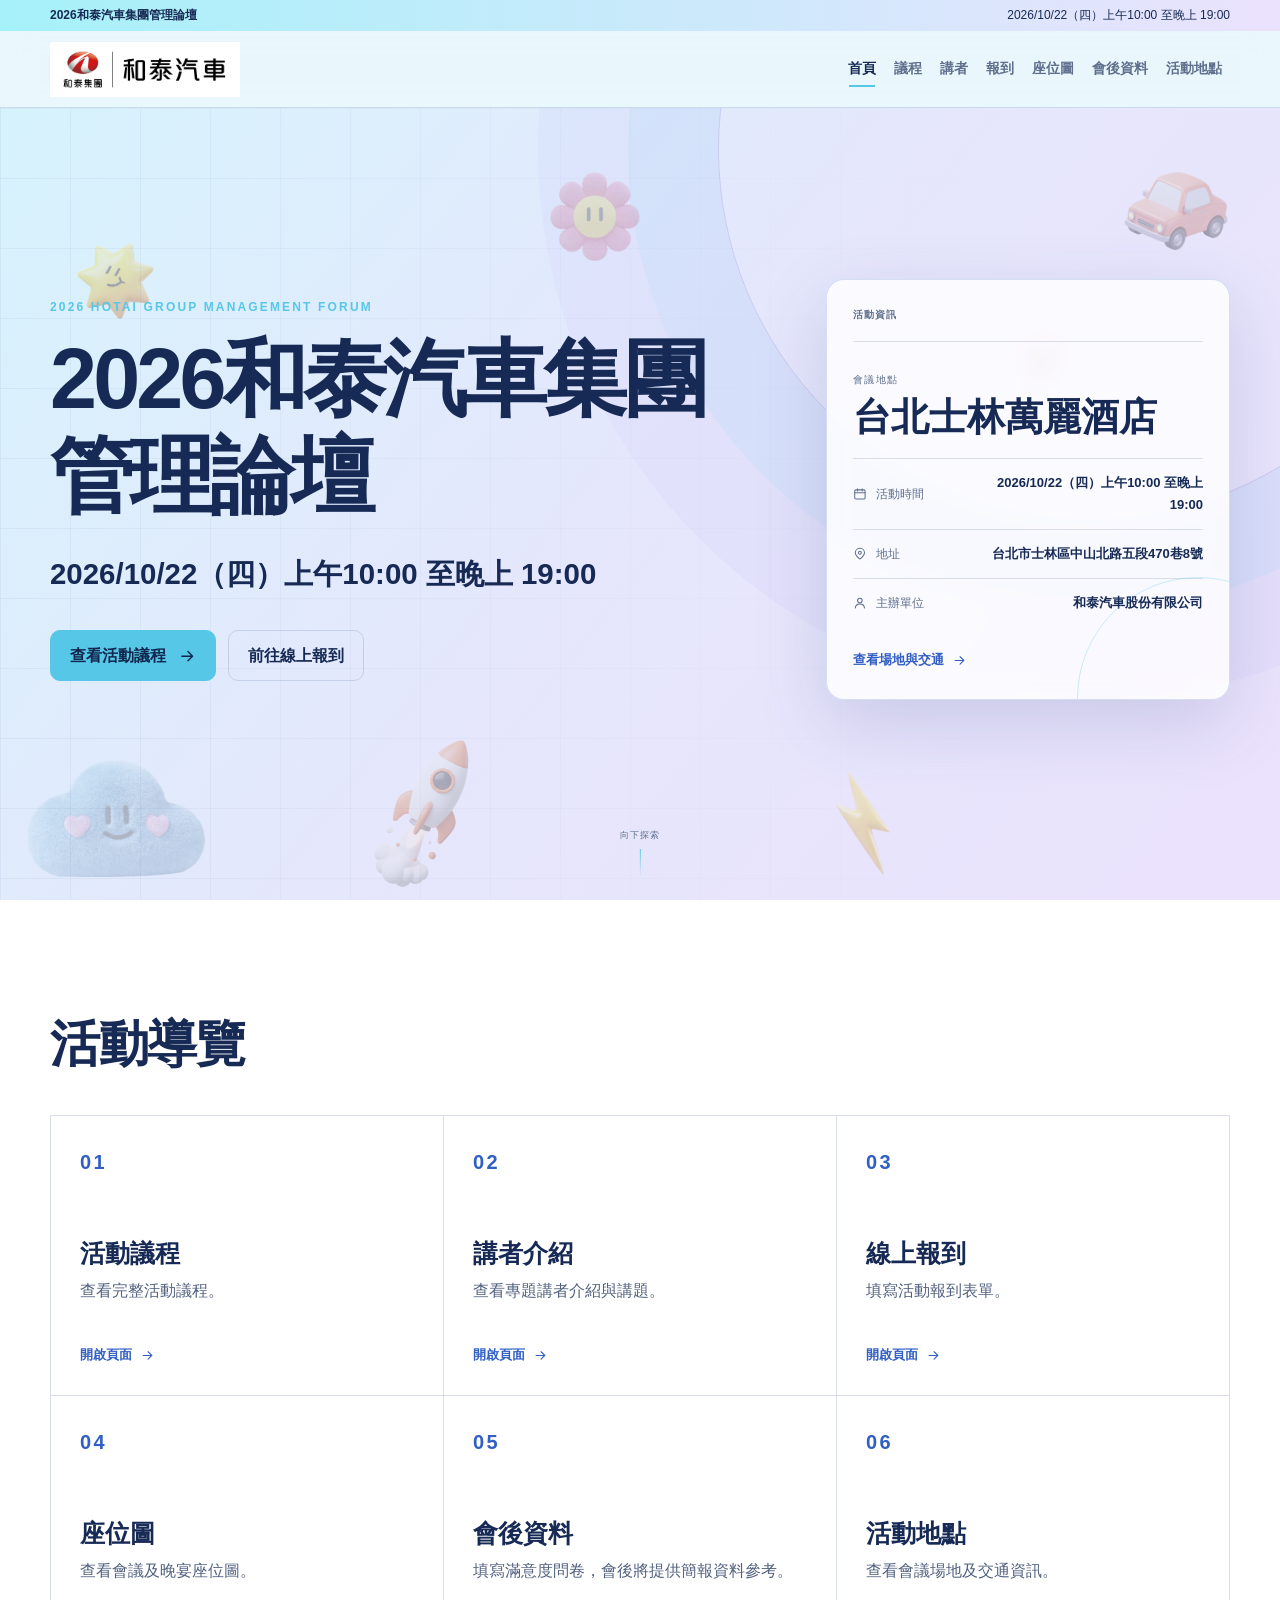
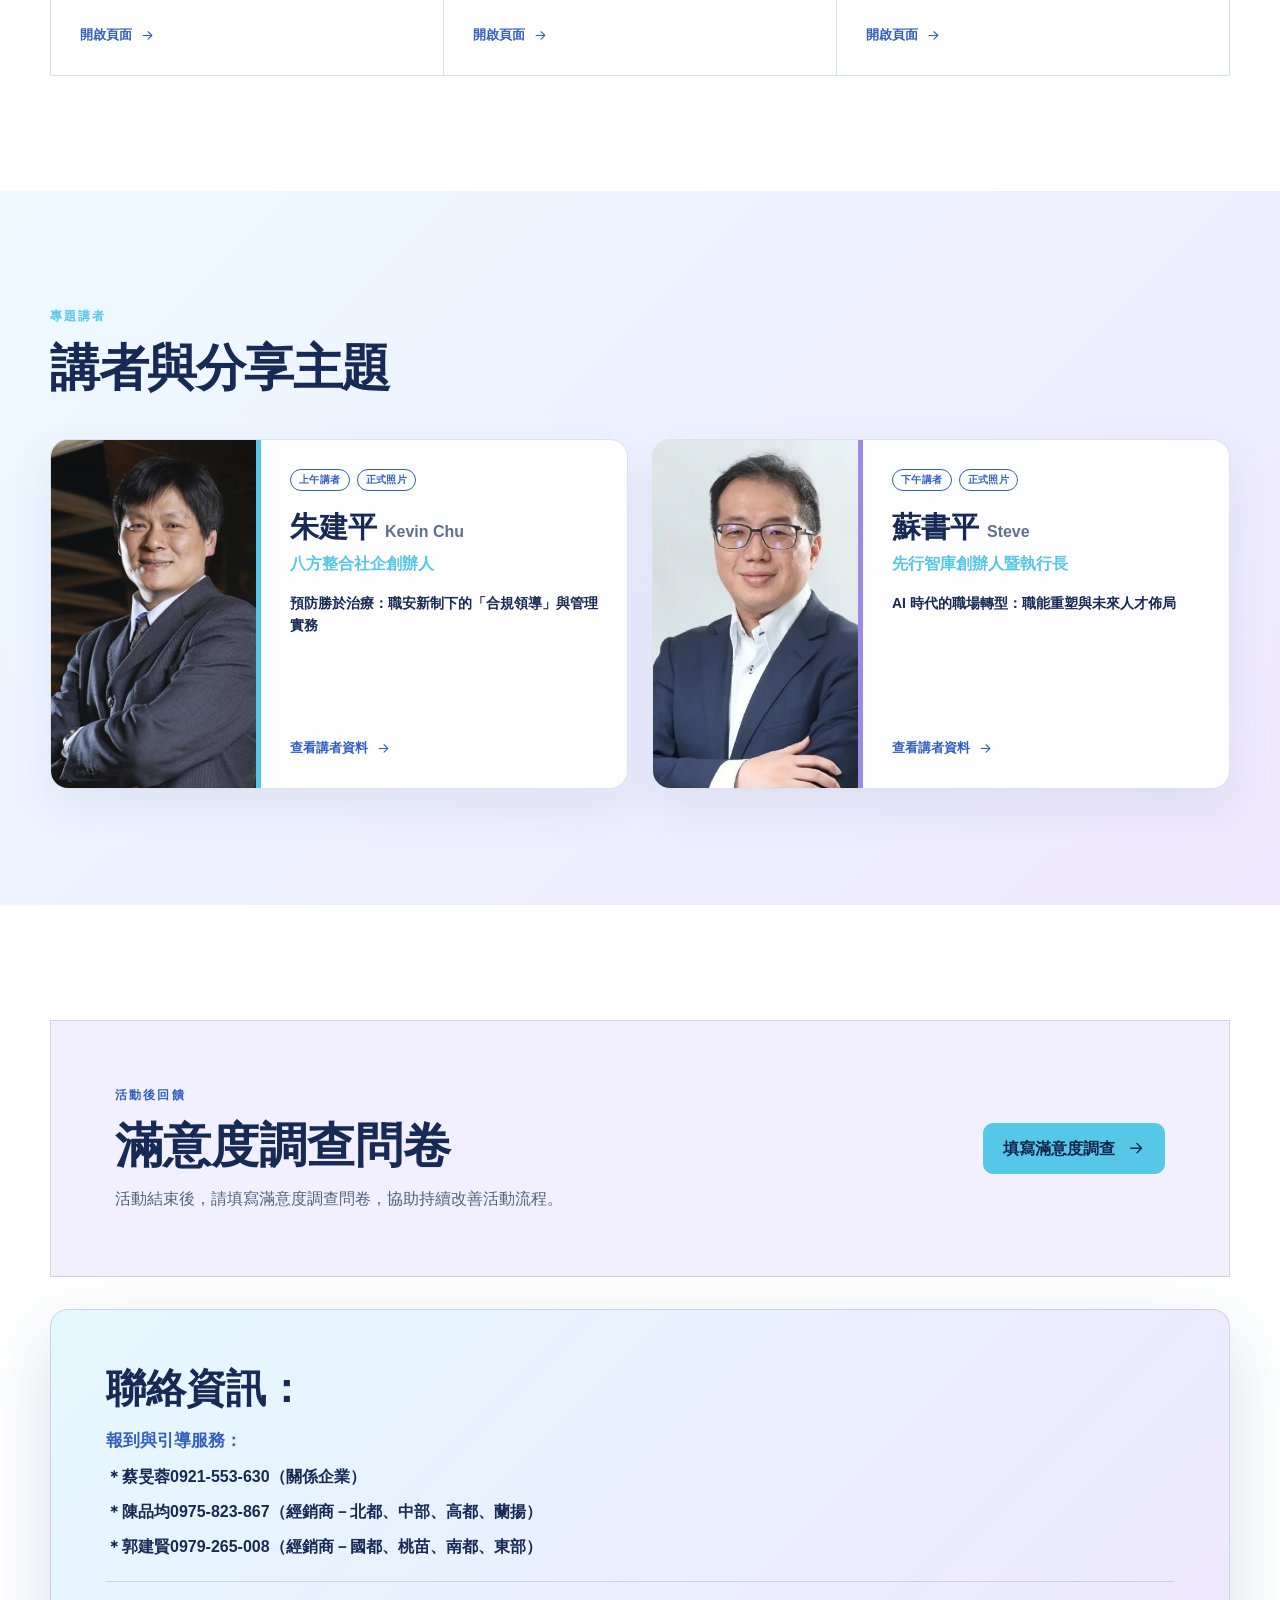
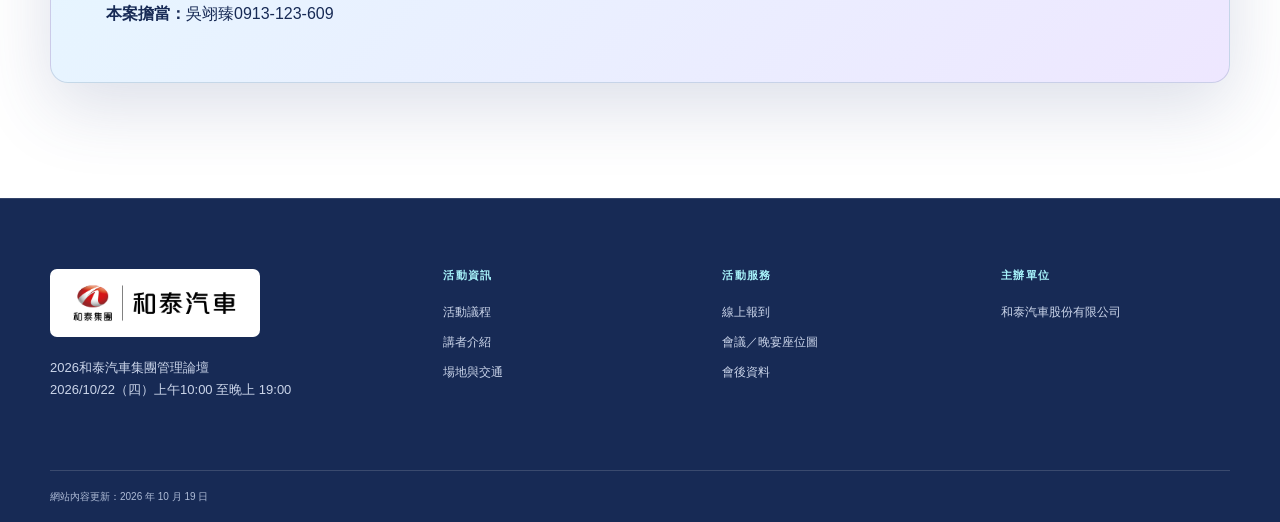
<file: index.html>
<!doctype html>
<html lang="zh-Hant-TW">
<head>
  <meta charset="utf-8">
  <meta name="viewport" content="width=device-width, initial-scale=1">
  <meta name="description" content="2026和泰汽車集團管理論壇活動網站，提供議程、講者、報到、座位、場地與會後資料。">
  <meta name="theme-color" content="#d6f3fc">
  <title>首頁｜2026和泰汽車集團管理論壇</title>
  <link rel="icon" type="image/png" href="./assets/favicon.png?v=2">
  <link rel="stylesheet" href="assets/styles.css">
  <script src="assets/data.js" defer></script>
  <script src="assets/seat-data.js" defer></script>
  <script src="assets/app.js" defer></script>
</head>
<body data-page="home">
  <a class="skip-link" href="#main-content">跳至主要內容</a>
  <div id="site-header"></div>
  <div id="app"><noscript><main class="shell"><h1>需要啟用 JavaScript</h1><p>此網站使用 JavaScript 產生頁面內容與互動功能。</p></main></noscript></div>
  <div id="site-footer"></div>
</body>
</html>
</file>
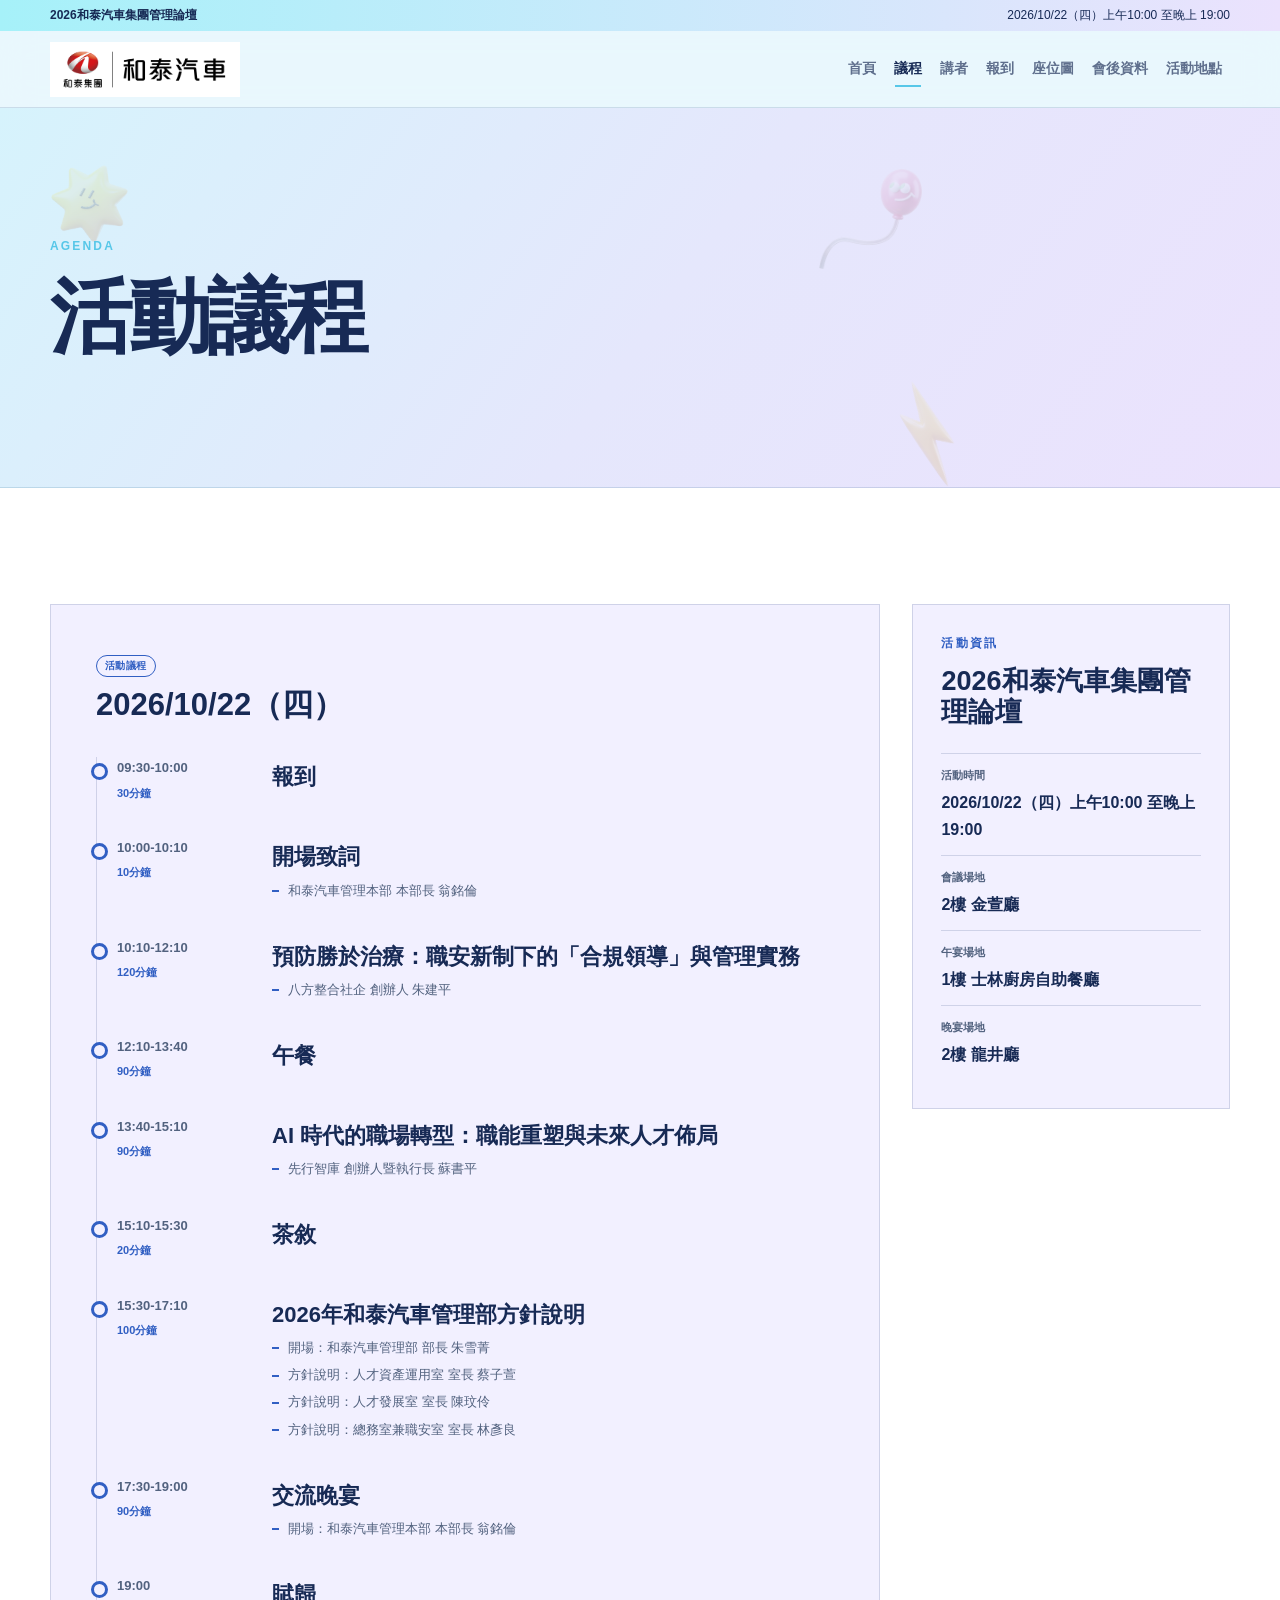
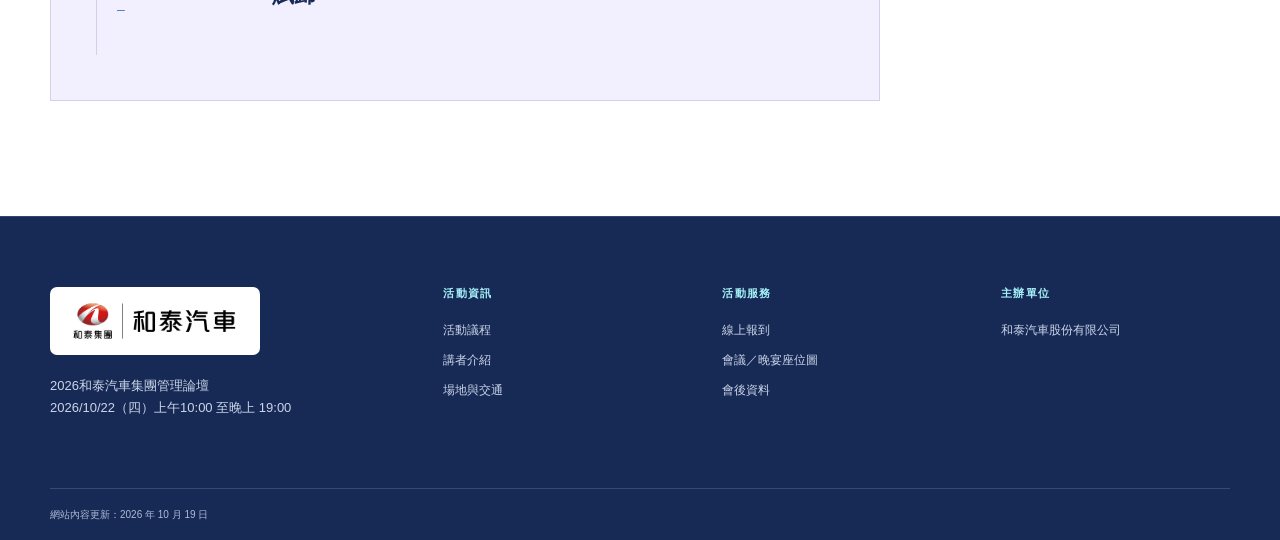
<file: agenda.html>
<!doctype html>
<html lang="zh-Hant-TW">
<head>
  <meta charset="utf-8">
  <meta name="viewport" content="width=device-width, initial-scale=1">
  <meta name="description" content="2026和泰汽車集團管理論壇活動議程。">
  <meta name="theme-color" content="#d6f3fc">
  <title>活動議程｜2026和泰汽車集團管理論壇</title>
  <link rel="icon" href="assets/favicon.png" type="image/png">
  <link rel="stylesheet" href="assets/styles.css">
  <script src="assets/data.js" defer></script>
  <script src="assets/seat-data.js" defer></script><script src="assets/app.js" defer></script>
</head>
<body data-page="agenda"><a class="skip-link" href="#main-content">跳至主要內容</a><div id="site-header"></div><div id="app"><noscript><main class="shell"><h1>需要啟用 JavaScript</h1></main></noscript></div><div id="site-footer"></div></body>
</html>
</file>
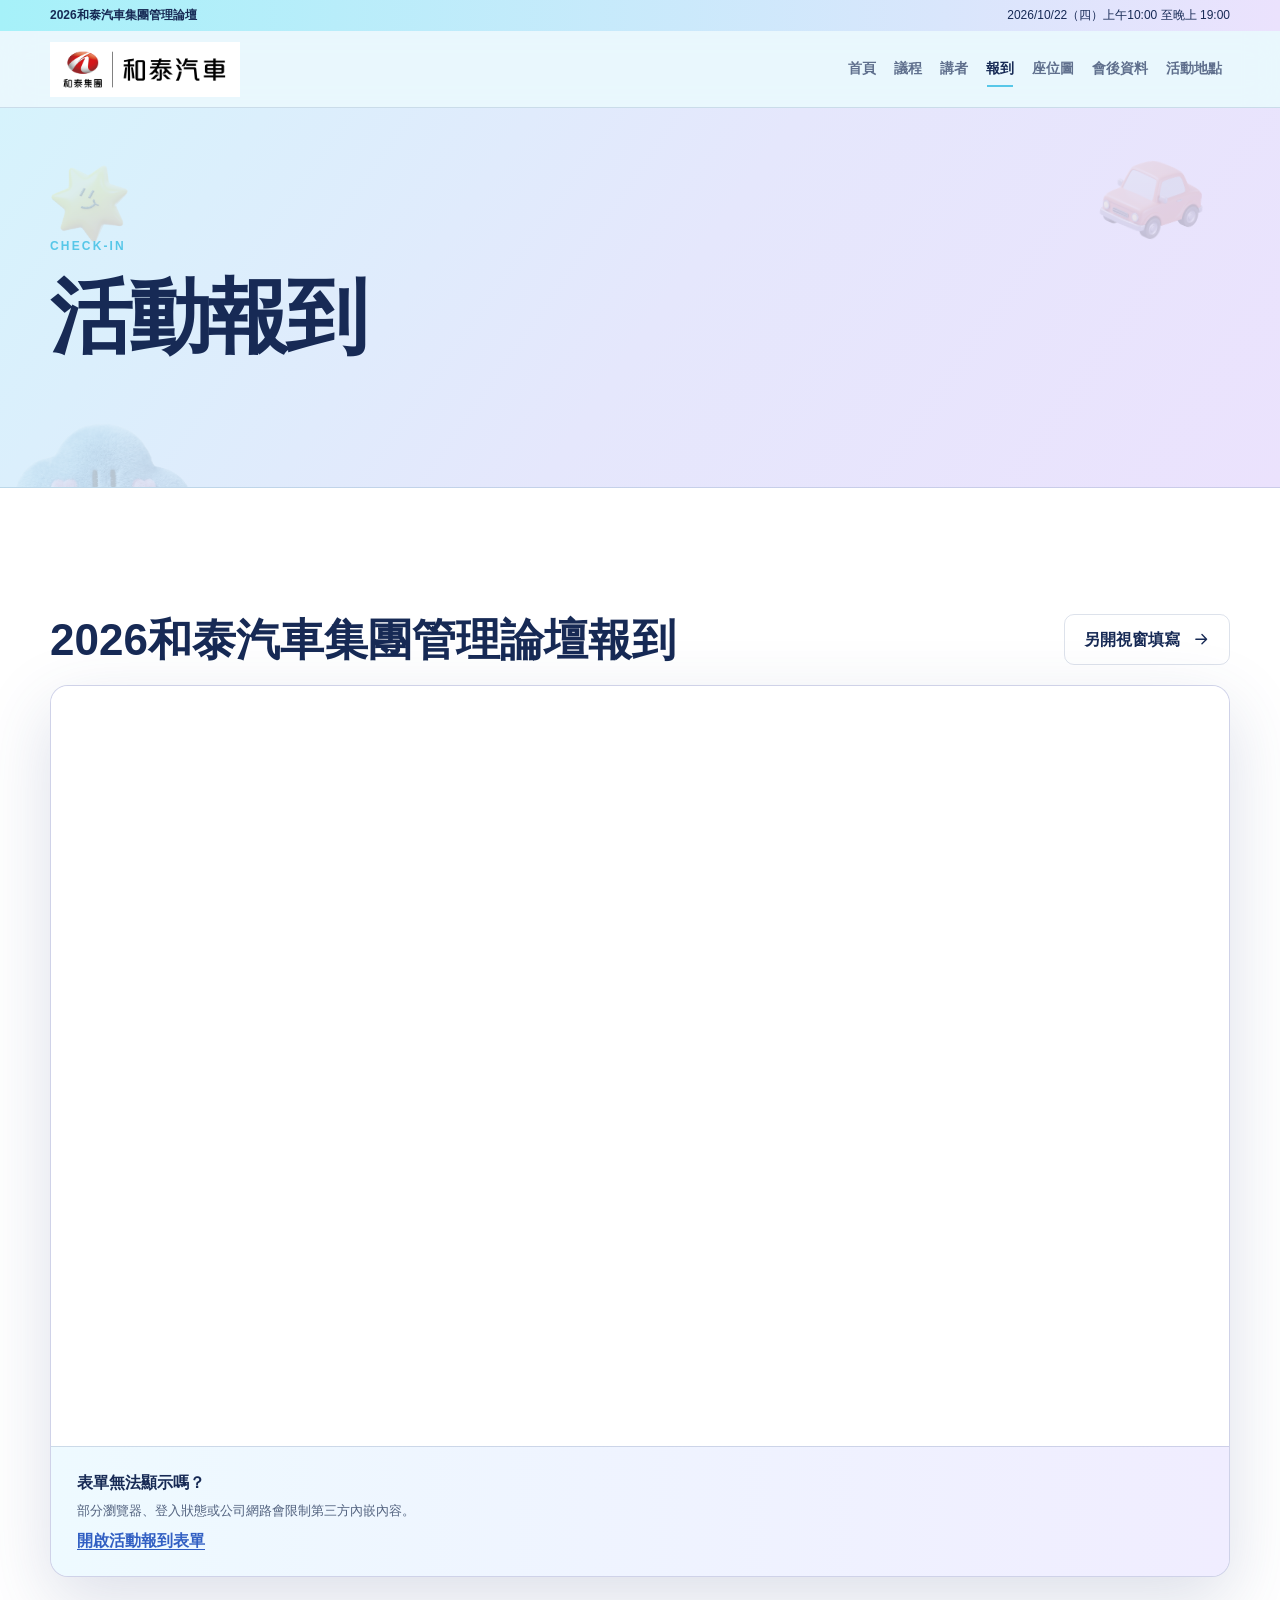
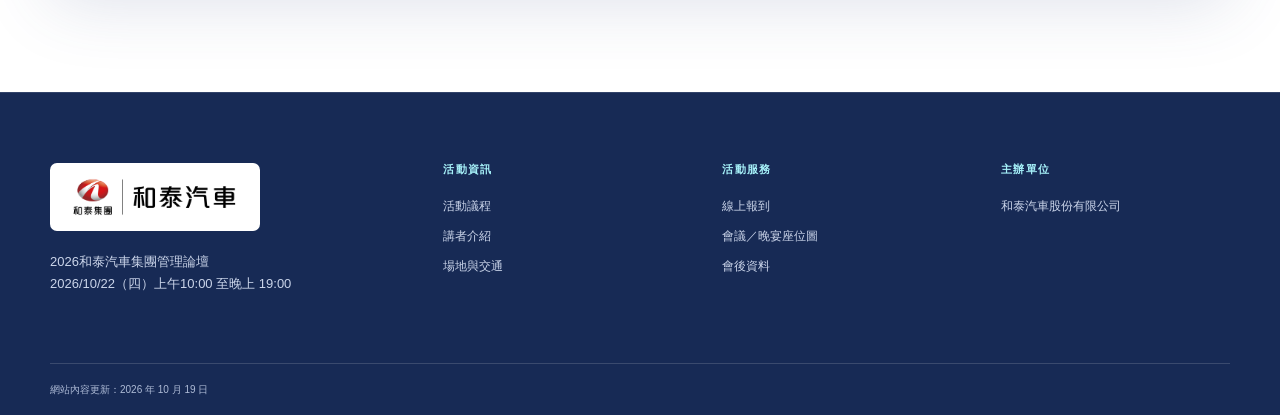
<file: checkin.html>
<!doctype html>
<html lang="zh-Hant-TW">
<head>
  <meta charset="utf-8">
  <meta name="viewport" content="width=device-width, initial-scale=1">
  <meta name="description" content="2026和泰汽車集團管理論壇活動報到頁面。">
  <meta name="theme-color" content="#d6f3fc">
  <title>活動報到｜2026和泰汽車集團管理論壇</title>
  <link rel="icon" href="assets/favicon.png" type="image/png">
  <link rel="stylesheet" href="assets/styles.css">
  <script src="assets/data.js" defer></script>
  <script src="assets/seat-data.js" defer></script><script src="assets/app.js" defer></script>
</head>
<body data-page="checkin"><a class="skip-link" href="#main-content">跳至主要內容</a><div id="site-header"></div><div id="app"><noscript><main class="shell"><h1>需要啟用 JavaScript</h1></main></noscript></div><div id="site-footer"></div></body>
</html>
</file>
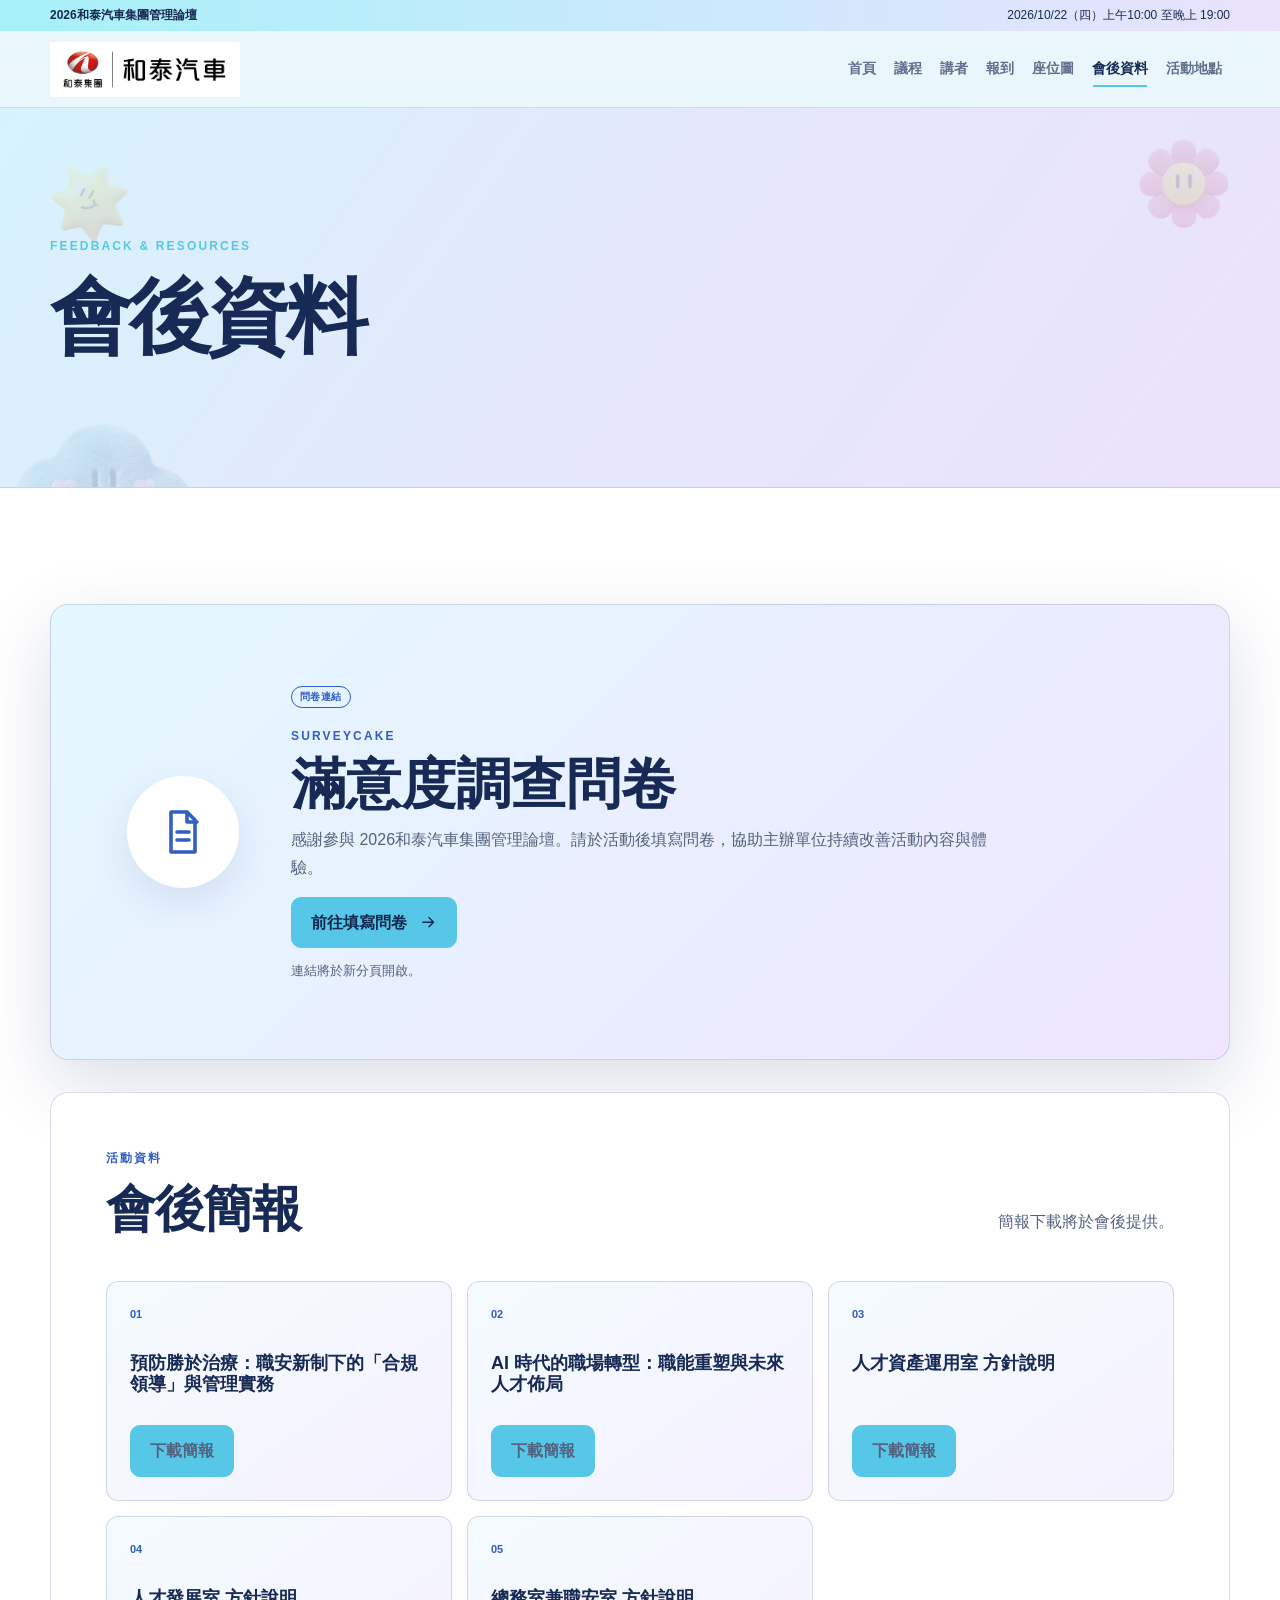
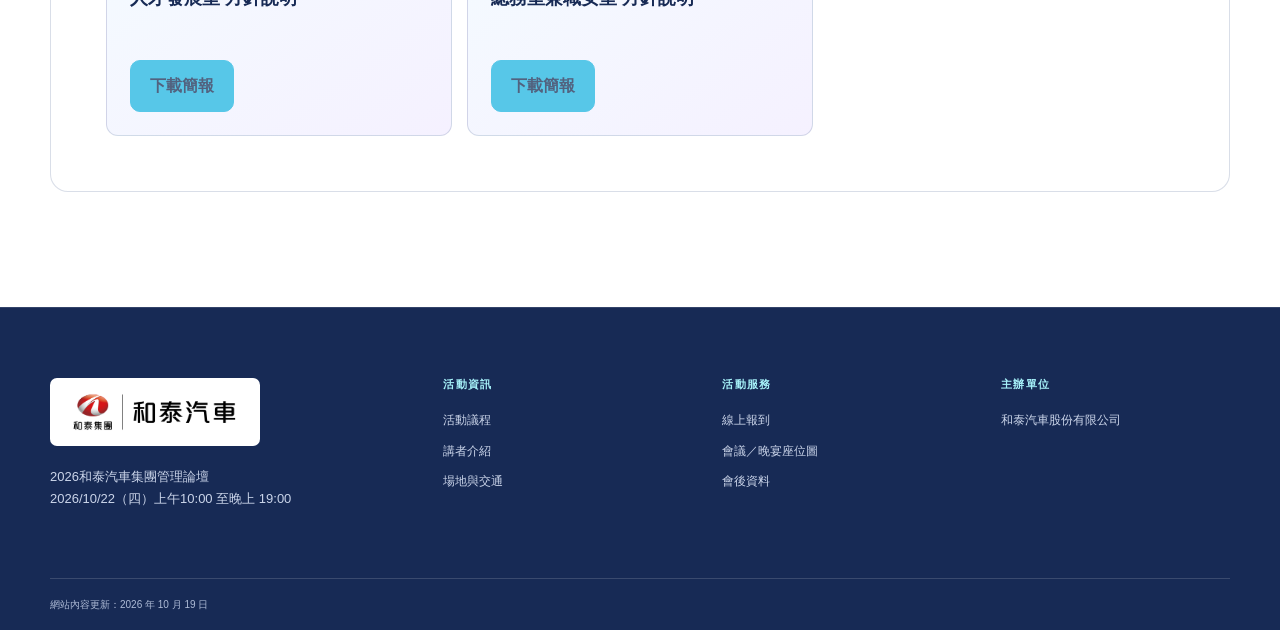
<file: resources.html>
<!doctype html>
<html lang="zh-Hant-TW">
<head>
  <meta charset="utf-8">
  <meta name="viewport" content="width=device-width, initial-scale=1">
  <meta name="description" content="2026和泰汽車集團管理論壇滿意度問卷與會後簡報。">
  <meta name="theme-color" content="#d6f3fc">
  <title>會後資料｜2026和泰汽車集團管理論壇</title>
  <link rel="icon" href="assets/favicon.png" type="image/png">
  <link rel="stylesheet" href="assets/styles.css">
  <script src="assets/data.js" defer></script>
  <script src="assets/seat-data.js" defer></script><script src="assets/app.js" defer></script>
</head>
<body data-page="resources"><a class="skip-link" href="#main-content">跳至主要內容</a><div id="site-header"></div><div id="app"><noscript><main class="shell"><h1>需要啟用 JavaScript</h1></main></noscript></div><div id="site-footer"></div></body>
</html>
</file>
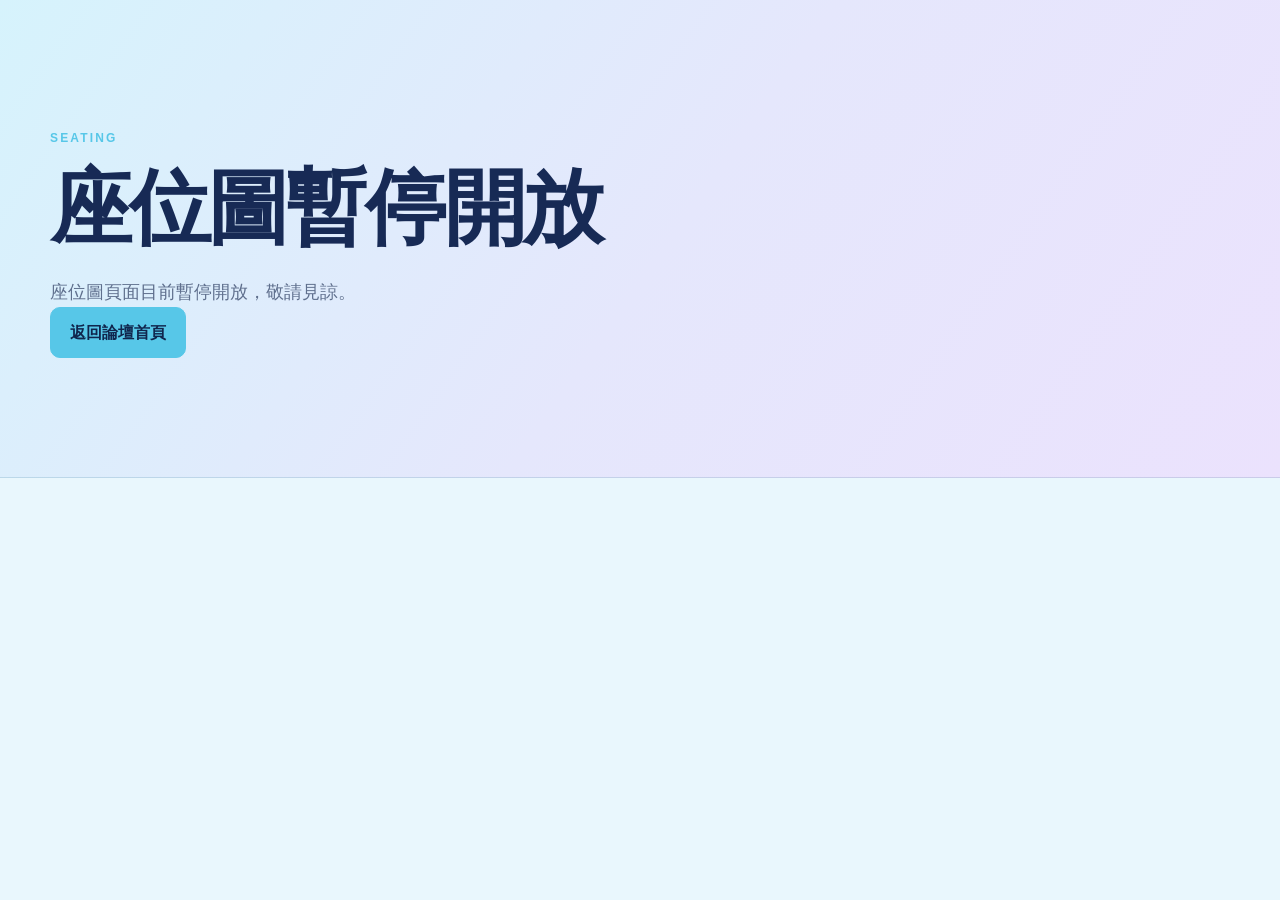
<file: seating-closed.html>
<!doctype html>
<html lang="zh-Hant-TW">
<head>
  <meta charset="utf-8">
  <meta name="viewport" content="width=device-width, initial-scale=1">
  <meta name="theme-color" content="#d6f3fc">
  <title>座位圖暫停開放｜2026和泰汽車集團管理論壇</title>
  <link rel="stylesheet" href="assets/styles.css">
</head>
<body data-page="seating-closed">
  <div id="site-header"></div>
  <main id="main-content">
    <section class="page-hero">
      <div class="shell page-hero__inner">
        <p class="kicker">Seating</p>
        <h1>座位圖暫停開放</h1>
        <p class="page-hero__lead">
          座位圖頁面目前暫停開放，敬請見諒。
        </p>
        <p>
          <a class="button button--primary" href="index.html">
            返回論壇首頁
          </a>
        </p>
      </div>
    </section>
  </main>
  <div id="site-footer"></div>
</body>
</html>
</file>
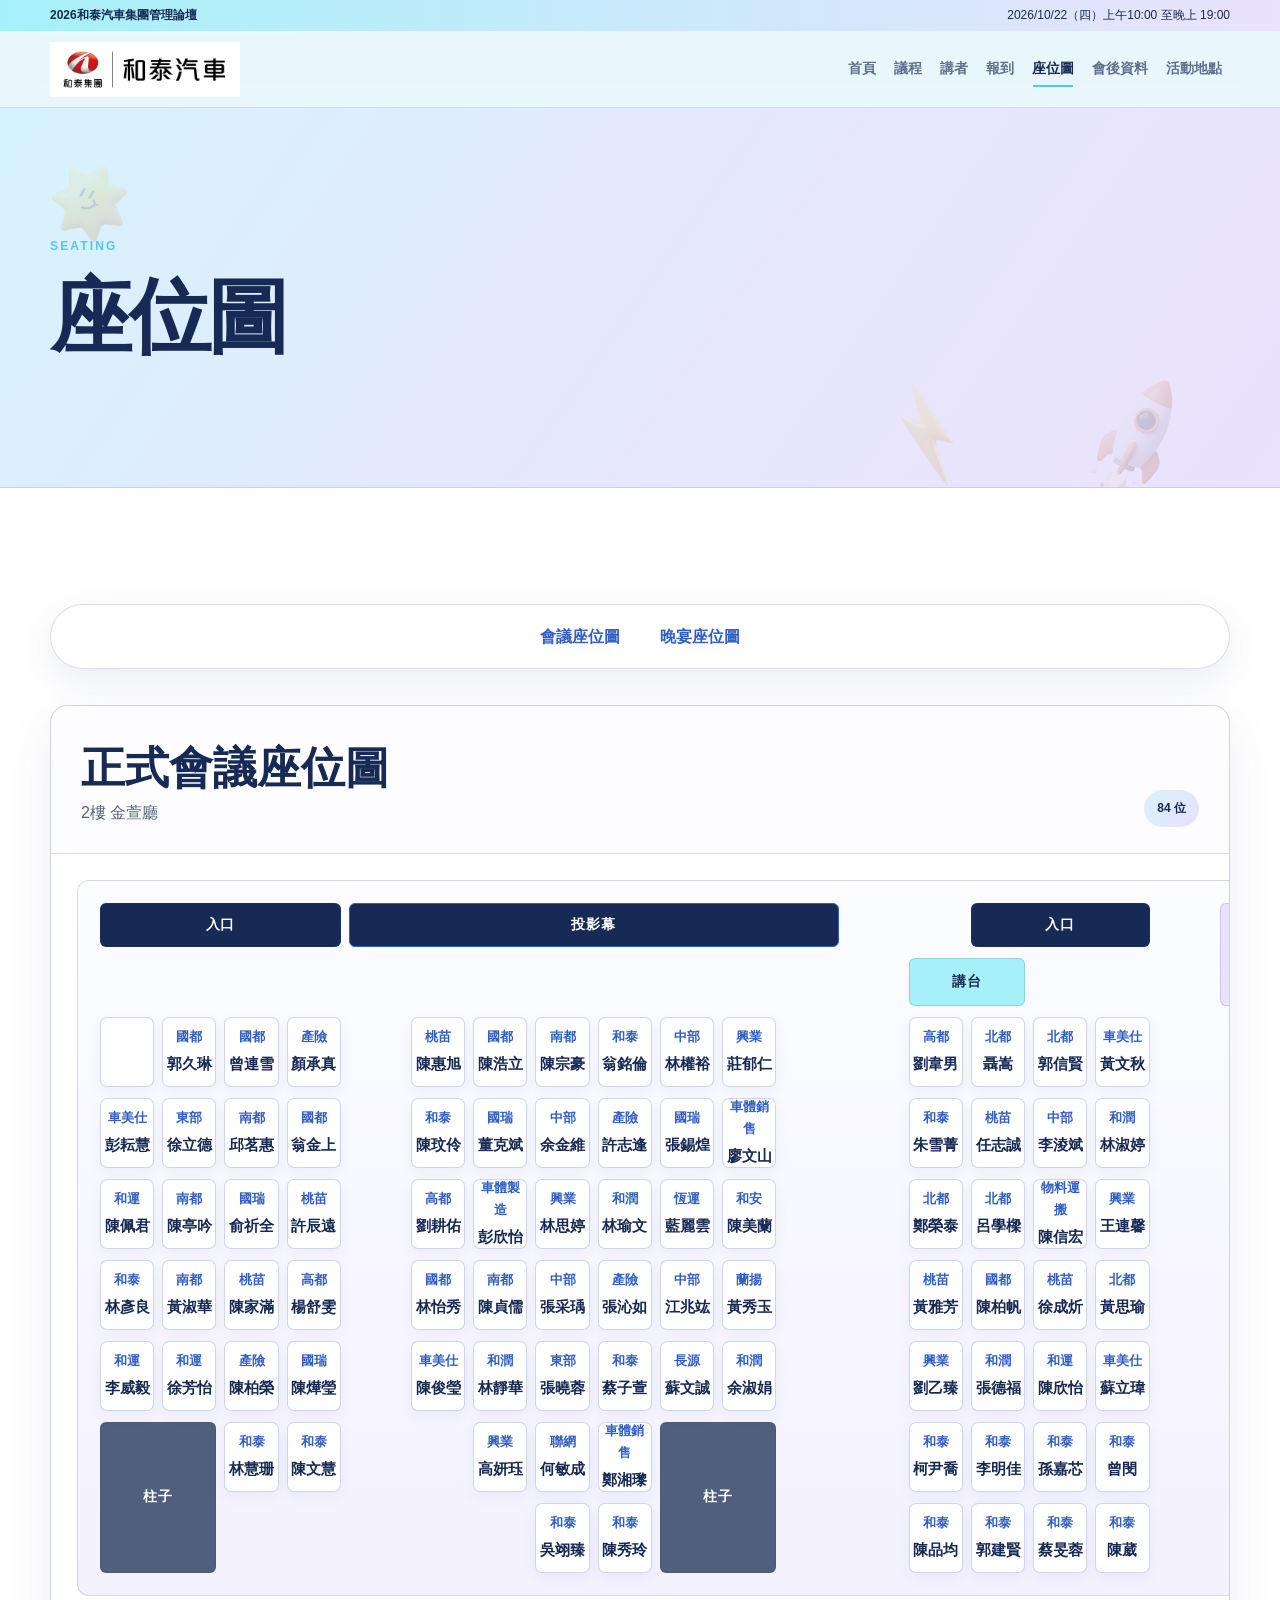
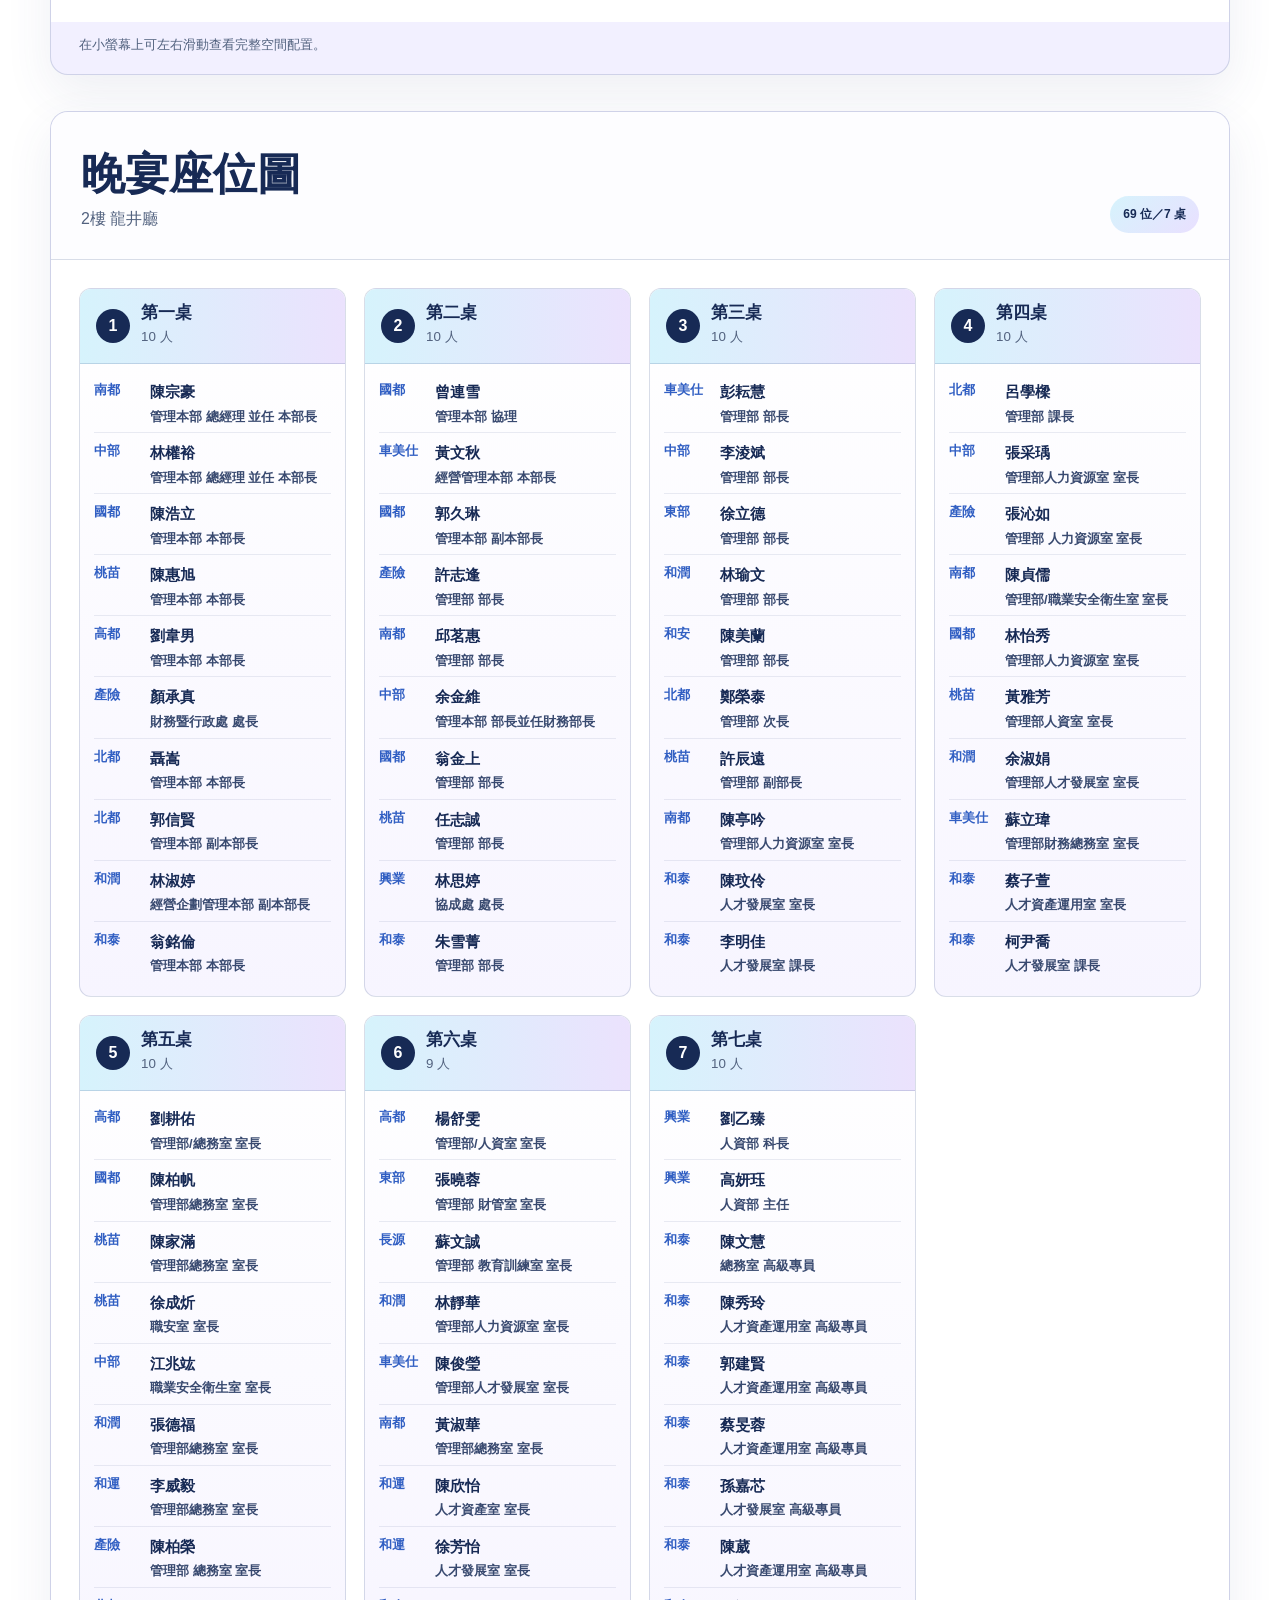
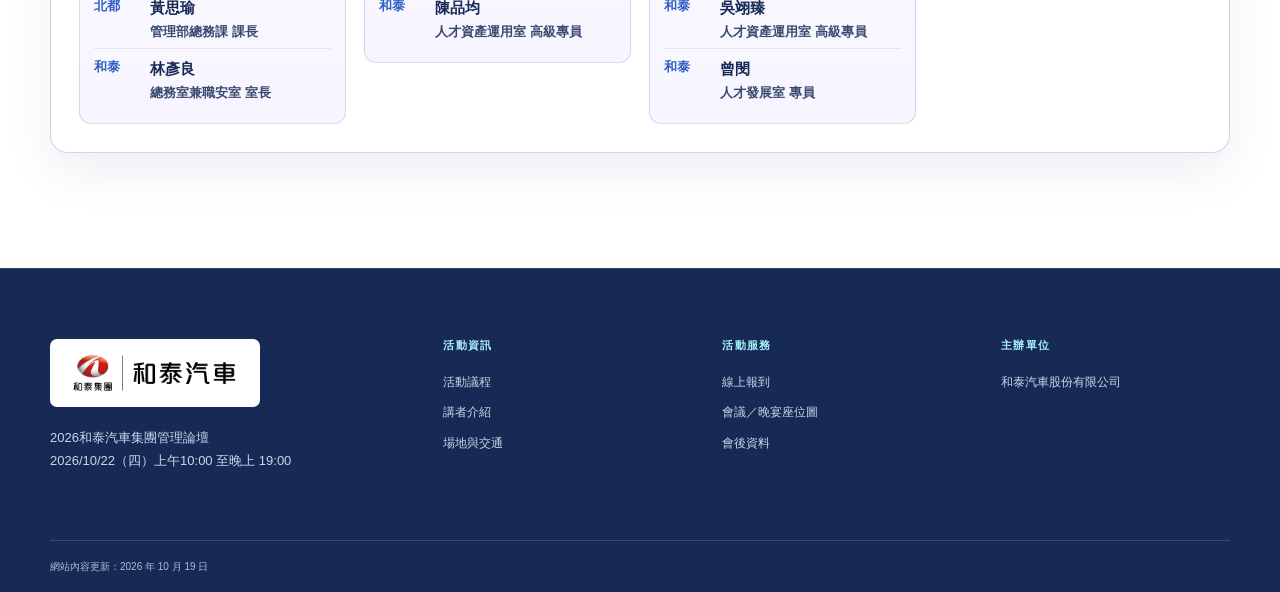
<file: seating.html>
<!doctype html>
<html lang="zh-Hant-TW">
<head>
  <meta charset="utf-8">
  <meta name="viewport" content="width=device-width, initial-scale=1">
  <meta name="description" content="2026和泰汽車集團管理論壇會議座位圖與晚宴分桌名單。">
  <meta name="theme-color" content="#d6f3fc">
  <title>座位圖｜2026和泰汽車集團管理論壇</title>
  <link rel="icon" href="assets/favicon.png" type="image/png">
  <link rel="stylesheet" href="assets/styles.css">
  <script src="assets/data.js" defer></script>
  <script src="assets/seat-data.js" defer></script><script src="assets/app.js" defer></script>
</head>
<body data-page="seating"><a class="skip-link" href="#main-content">跳至主要內容</a><div id="site-header"></div><div id="app"><noscript><main class="shell"><h1>需要啟用 JavaScript</h1></main></noscript></div><div id="site-footer"></div></body>
</html>
</file>
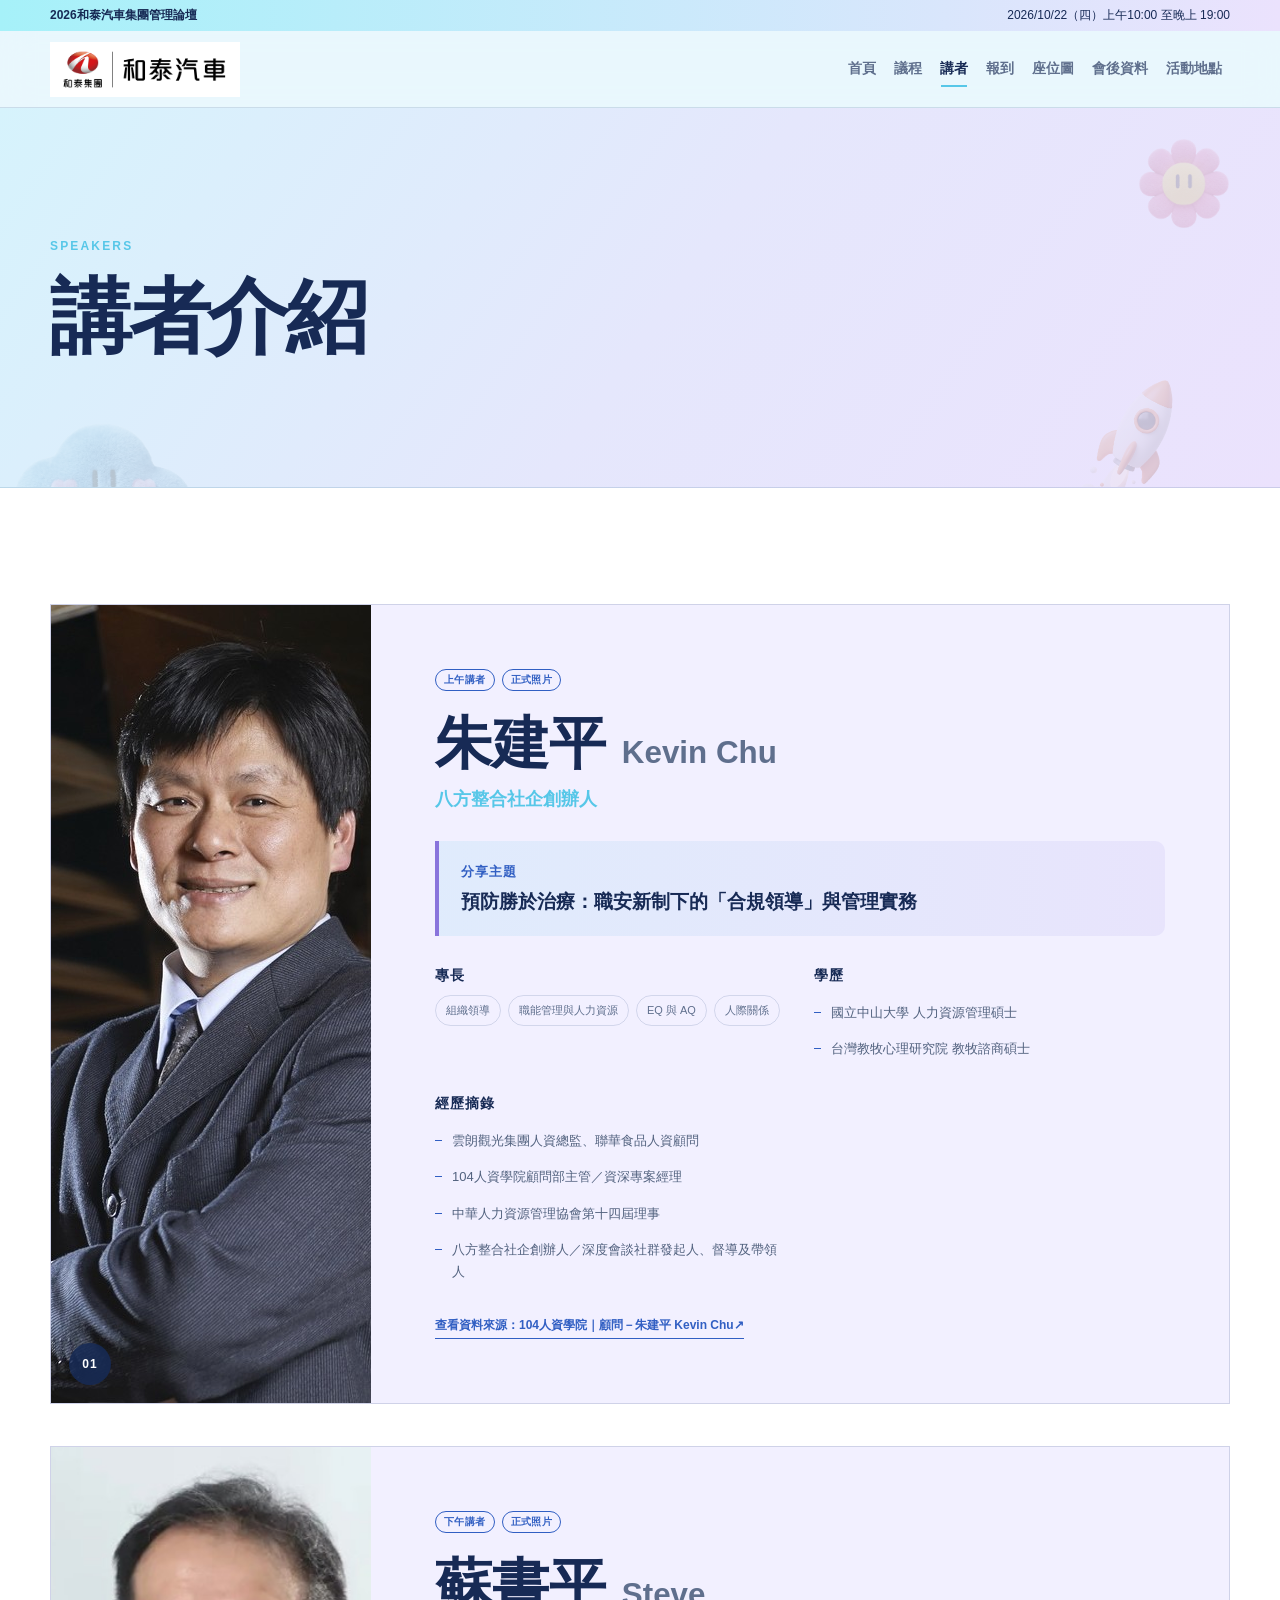
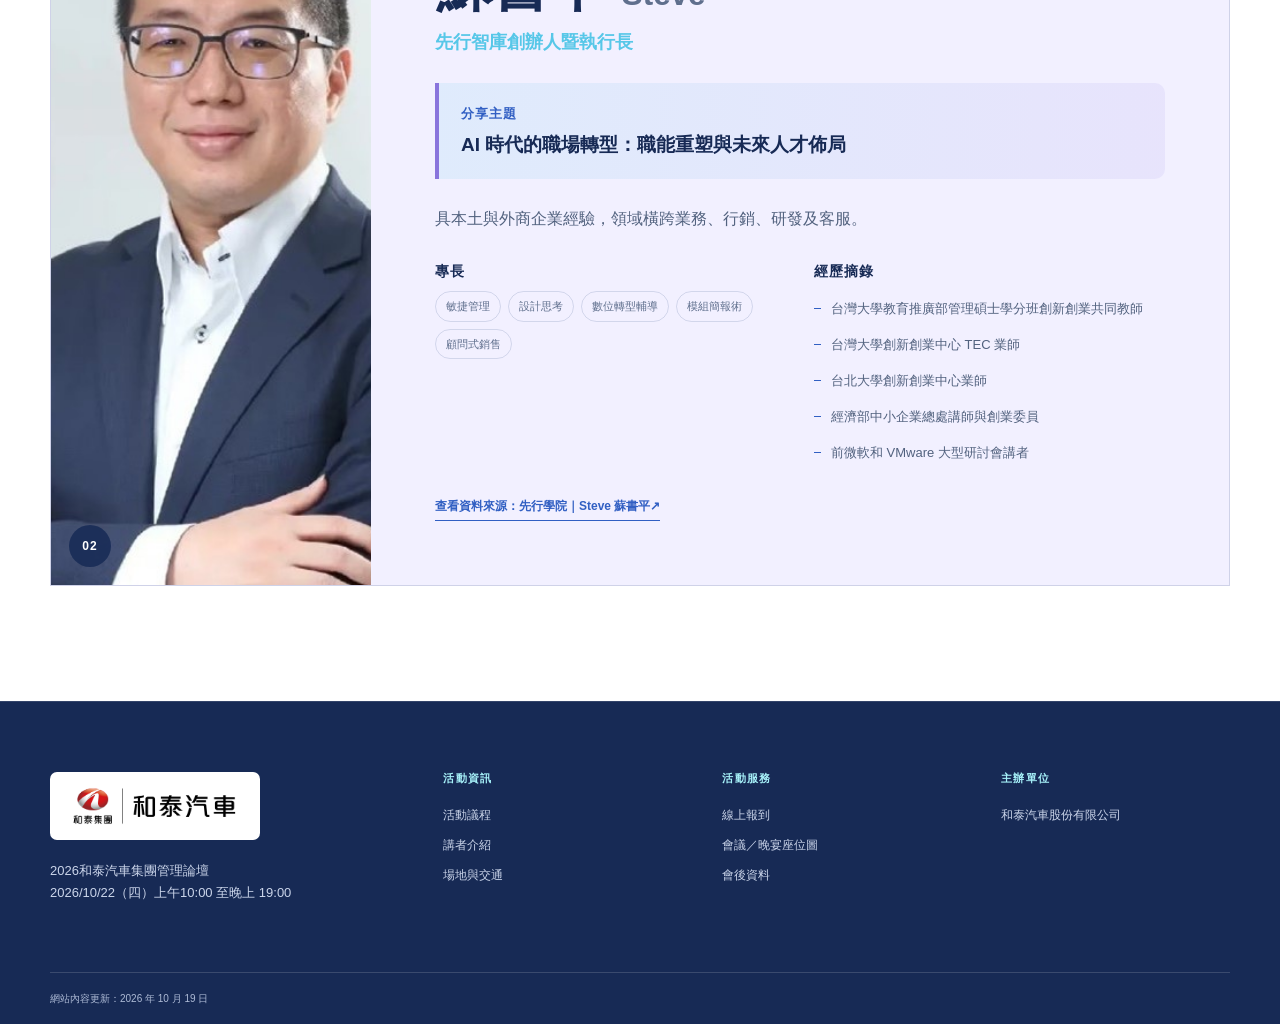
<file: speakers.html>
<!doctype html>
<html lang="zh-Hant-TW">
<head>
  <meta charset="utf-8">
  <meta name="viewport" content="width=device-width, initial-scale=1">
  <meta name="description" content="2026和泰汽車集團管理論壇講者朱建平與蘇書平介紹。">
  <meta name="theme-color" content="#d6f3fc">
  <title>講者介紹｜2026和泰汽車集團管理論壇</title>
  <link rel="icon" href="assets/favicon.png" type="image/png">
  <link rel="stylesheet" href="assets/styles.css">
  <script src="assets/data.js" defer></script>
  <script src="assets/seat-data.js" defer></script><script src="assets/app.js" defer></script>
</head>
<body data-page="speakers"><a class="skip-link" href="#main-content">跳至主要內容</a><div id="site-header"></div><div id="app"><noscript><main class="shell"><h1>需要啟用 JavaScript</h1></main></noscript></div><div id="site-footer"></div></body>
</html>
</file>
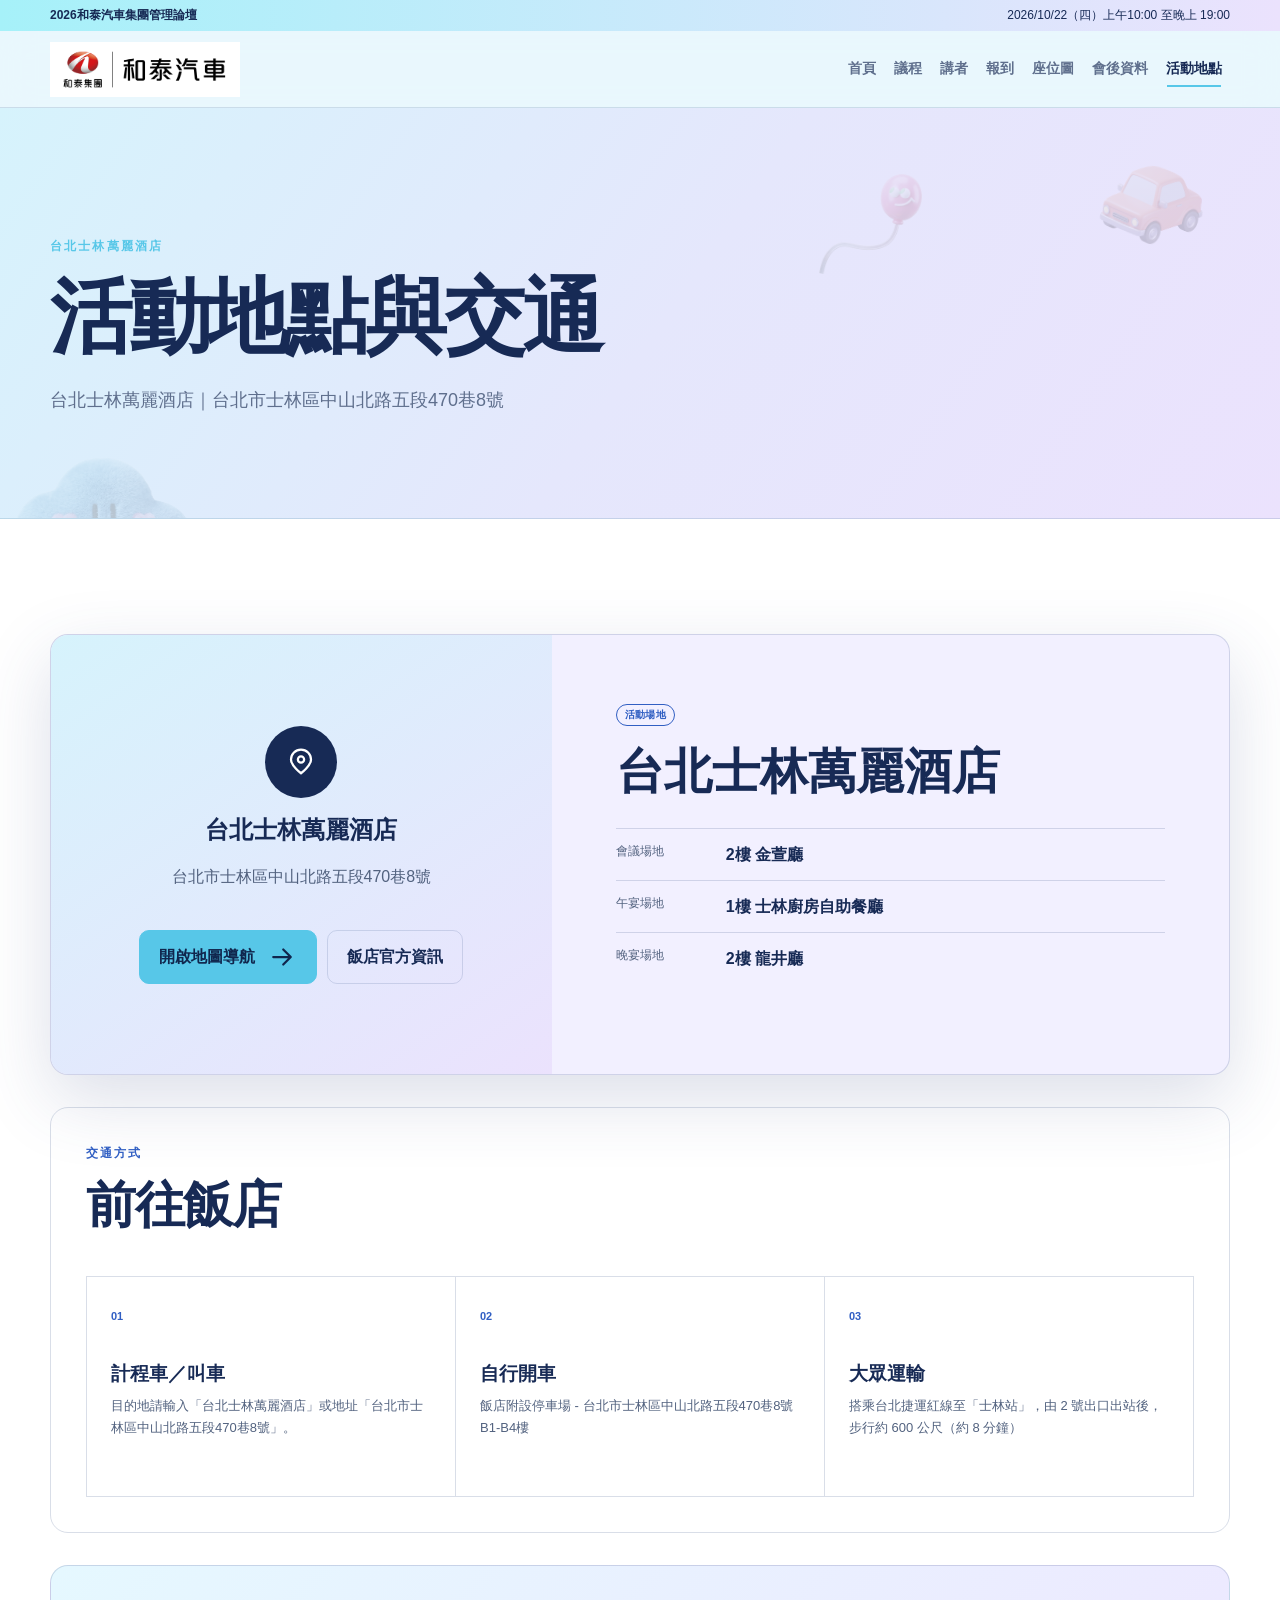
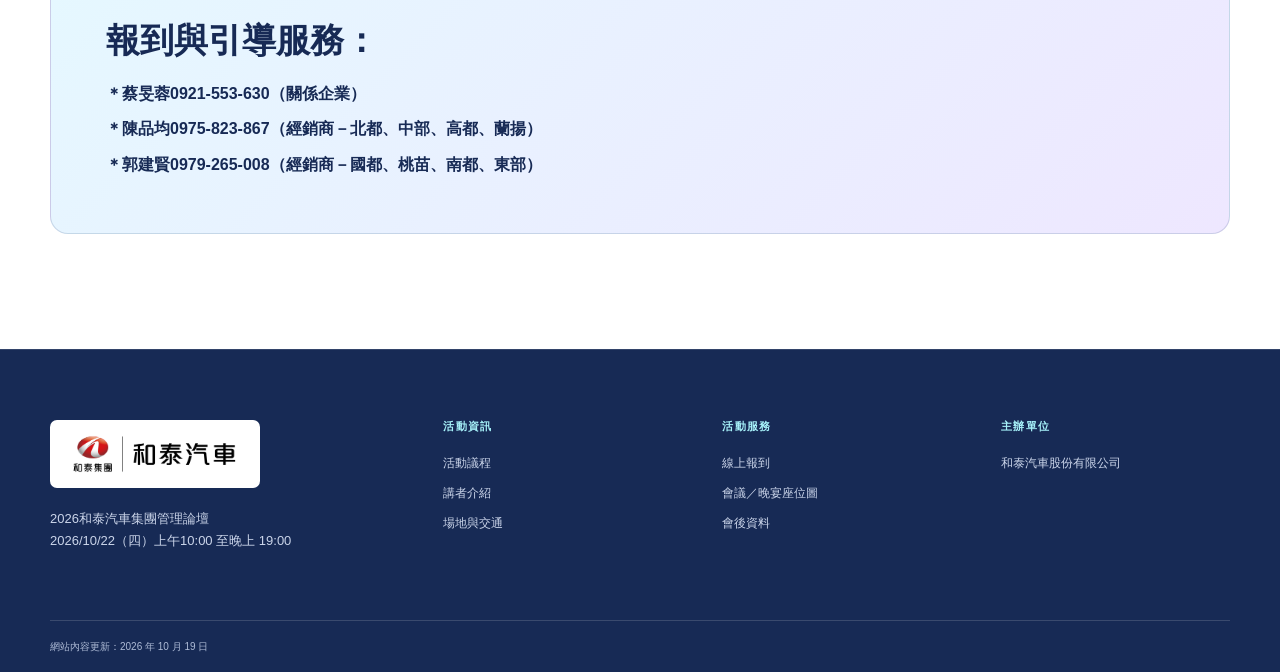
<file: venue.html>
<!doctype html>
<html lang="zh-Hant-TW">
<head>
  <meta charset="utf-8">
  <meta name="viewport" content="width=device-width, initial-scale=1">
  <meta name="description" content="2026和泰汽車集團管理論壇於台北士林萬麗酒店的場地與交通資訊。">
  <meta name="theme-color" content="#d6f3fc">
  <title>活動地點與交通｜2026和泰汽車集團管理論壇</title>
  <link rel="icon" href="assets/favicon.png" type="image/png">
  <link rel="stylesheet" href="assets/styles.css">
  <script src="assets/data.js" defer></script>
  <script src="assets/seat-data.js" defer></script><script src="assets/app.js" defer></script>
</head>
<body data-page="venue"><a class="skip-link" href="#main-content">跳至主要內容</a><div id="site-header"></div><div id="app"><noscript><main class="shell"><h1>需要啟用 JavaScript</h1></main></noscript></div><div id="site-footer"></div></body>
</html>
</file>
<file: assets/styles.css>
@charset "UTF-8";

:root {
  --bg: #e9f7fd;
  --bg-soft: #eee7ff;
  --surface: #ffffff;
  --surface-2: #dceffc;
  --paper: #ffffff;
  --paper-soft: #f2f0ff;
  --ink: #172a55;
  --ink-dark: #172a55;
  --muted: #5f6f8d;
  --muted-dark: #52627f;
  --line: rgba(48, 74, 130, 0.16);
  --line-dark: rgba(48, 74, 130, 0.18);
  --accent: #57c7e8;
  --accent-strong: #315fc3;
  --accent-readable: #315fc3;
  --accent-contrast: #315fc3;
  --accent-ink: #10264d;
  --secondary: #8974dc;
  --warning: #8a5a00;
  --danger: #b33a4a;
  --radius: 18px;
  --radius-sm: 10px;
  --shadow: 0 24px 70px rgba(62, 76, 133, 0.18);
  --font: Inter, ui-sans-serif, -apple-system, BlinkMacSystemFont, "Segoe UI", "Noto Sans TC", "PingFang TC", "Microsoft JhengHei", sans-serif;
  --display: var(--font);
  --shell: min(1180px, calc(100vw - 40px));
}


* { box-sizing: border-box; }
html { scroll-behavior: smooth; }
body { margin: 0; background: var(--bg); color: var(--ink); font-family: var(--font); font-size: 16px; line-height: 1.7; -webkit-font-smoothing: antialiased; }
a { color: inherit; text-decoration: none; }
button, input { font: inherit; }
button { cursor: pointer; }
button:disabled { cursor: not-allowed; }
img, svg { display: block; max-width: 100%; }
svg { width: 1.15em; height: 1.15em; fill: none; stroke: currentColor; stroke-width: 1.8; stroke-linecap: round; stroke-linejoin: round; }
code { padding: .12em .42em; border: 1px solid var(--line-dark); border-radius: 5px; background: rgba(0,0,0,.05); }
:focus-visible { outline: 3px solid var(--secondary); outline-offset: 4px; }
::selection { background: var(--accent); color: var(--accent-ink); }
.shell { width: var(--shell); margin-inline: auto; }
.sr-only { position: absolute; width: 1px; height: 1px; padding: 0; margin: -1px; overflow: hidden; clip: rect(0,0,0,0); white-space: nowrap; border: 0; }
.skip-link { position: fixed; z-index: 1000; top: 12px; left: 12px; transform: translateY(-160%); padding: 10px 16px; background: var(--accent); color: var(--accent-ink); border-radius: 6px; font-weight: 800; }
.skip-link:focus { transform: none; }

.utility-note { background: linear-gradient(90deg, #a6f1f9, #ebe2fd); color: #172a55; font-size: 12px; line-height: 1.45; }
.utility-note .shell { display: flex; justify-content: space-between; gap: 20px; padding-block: 7px; }
.header { position: sticky; z-index: 100; top: 0; background: color-mix(in srgb, var(--bg) 88%, transparent); border-bottom: 1px solid var(--line); backdrop-filter: blur(16px); }
.header__inner { min-height: 76px; display: flex; align-items: center; gap: 25px; }
.brand { display: inline-flex; align-items: center; margin-right: auto; flex: 0 0 auto; }
.brand__logo { width: 190px; height: auto; display: block; }
.brand__logo--footer { width: 210px; padding: 7px 10px; border-radius: 7px; background: #fff; }
.primary-nav { display: flex; align-items: center; gap: 2px; }
.primary-nav a { position: relative; padding: 11px 8px; color: var(--muted); font-size: 14px; font-weight: 700; white-space: nowrap; }
.primary-nav a::after { content: ""; position: absolute; left: 9px; right: 9px; bottom: 5px; height: 2px; background: var(--accent); transform: scaleX(0); transform-origin: left; transition: transform .2s ease; }
.primary-nav a:hover, .primary-nav a[aria-current="page"] { color: var(--ink); }
.primary-nav a:hover::after, .primary-nav a[aria-current="page"]::after { transform: scaleX(1); }
.nav-toggle { display: none; width: 42px; height: 42px; padding: 10px; border: 1px solid var(--line); border-radius: var(--radius-sm); background: transparent; }
.nav-toggle > span:not(.sr-only) { display: block; height: 2px; margin: 4px 0; background: var(--ink); }

.kicker { margin: 0 0 13px; color: var(--accent); font-size: 12px; font-weight: 900; letter-spacing: .18em; text-transform: uppercase; }
h1, h2, h3, p { margin-top: 0; }
h1, h2, h3 { font-family: var(--display); line-height: 1.15; }
.hero { position: relative; min-height: calc(100svh - 108px); display: grid; align-items: center; overflow: hidden; background: linear-gradient(128deg, #d6f3fc 0%, #e5e7fc 48%, #ebe2fd 100%); }
.hero::before { content: ""; position: absolute; width: 740px; height: 740px; top: -330px; right: -180px; border: 1px solid rgba(89,69,181,.18); border-radius: 50%; box-shadow: 0 0 0 90px rgba(87,199,232,.08), 0 0 0 180px rgba(155,139,231,.06); }
.hero__mesh { position: absolute; inset: 0; opacity: .35; background-image: linear-gradient(var(--line) 1px, transparent 1px), linear-gradient(90deg, var(--line) 1px, transparent 1px); background-size: 70px 70px; mask-image: linear-gradient(90deg, #000, transparent 80%); }
.hero__grid { position: relative; z-index: 1; display: grid; grid-template-columns: 1.25fr .75fr; align-items: center; gap: clamp(50px, 8vw, 120px); padding-block: 80px 110px; }
.hero__content h1 { max-width: 780px; margin-bottom: 24px; font-size: clamp(44px, 6.6vw, 88px); letter-spacing: -.045em; }
.hero__tagline { max-width: 700px; margin-bottom: 13px; color: var(--ink); font-size: clamp(21px, 2.3vw, 31px); font-weight: 700; }
.hero__description { max-width: 640px; color: var(--muted); }
.hero__actions { display: flex; flex-wrap: wrap; gap: 12px; margin-top: 31px; }
.button { min-height: 48px; display: inline-flex; align-items: center; justify-content: center; gap: 12px; padding: 11px 19px; border: 1px solid var(--line); border-radius: var(--radius-sm); background: transparent; color: var(--ink); font-weight: 800; transition: transform .2s ease, background .2s ease, border-color .2s ease; }
.button:hover:not(:disabled) { transform: translateY(-2px); }
.button--primary { background: var(--accent); border-color: var(--accent); color: var(--accent-ink); }
.button--ghost:hover { border-color: var(--accent); }
.button--small { min-height: 40px; padding: 8px 14px; font-size: 13px; }
.button--disabled { opacity: .52; }
.event-pass { position: relative; padding: 26px; border: 1px solid rgba(49,95,195,.18); border-radius: var(--radius); background: rgba(255,255,255,.82); box-shadow: var(--shadow); transform: rotate(1deg); overflow: hidden; backdrop-filter: blur(12px); }
.event-pass::after { content: ""; position: absolute; right: -90px; bottom: -120px; width: 240px; height: 240px; border: 1px solid color-mix(in srgb, var(--accent) 30%, transparent); border-radius: 50%; }
.event-pass__top { display: flex; justify-content: space-between; gap: 15px; padding-bottom: 18px; border-bottom: 1px solid var(--line); color: var(--muted); font-size: 10px; font-weight: 800; letter-spacing: .12em; }
.live-dot { color: var(--accent); }
.live-dot::before { content: ""; width: 6px; height: 6px; display: inline-block; margin-right: 6px; border-radius: 50%; background: currentColor; box-shadow: 0 0 0 5px color-mix(in srgb, currentColor 12%, transparent); }
.event-pass__title { display: grid; gap: 8px; padding-block: 29px 18px; }
.event-pass__title small { color: var(--muted); font-size: 10px; letter-spacing: .15em; }
.event-pass__title strong { max-width: 320px; font-family: var(--display); font-size: clamp(24px, 3vw, 38px); line-height: 1.15; }
.event-pass__meta { margin: 0; }
.event-pass__meta > div { display: grid; grid-template-columns: 120px 1fr; gap: 15px; padding: 13px 0; border-top: 1px solid var(--line); }
.event-pass__meta dt { display: flex; align-items: center; gap: 9px; color: var(--muted); font-size: 12px; }
.event-pass__meta dd { margin: 0; text-align: right; font-size: 13px; font-weight: 700; }
.event-pass__code { display: flex; align-items: end; gap: 4px; height: 38px; margin: 24px 0 10px; }
.event-pass__code i { width: 4px; height: 100%; background: var(--ink); opacity: .55; }
.event-pass__code i:nth-child(3n) { width: 8px; height: 70%; }
.event-pass__code i:nth-child(4n) { height: 45%; }
.event-pass > p { margin: 0; color: var(--muted); font-size: 10px; }
.event-pass__link { display: inline-flex; align-items: center; gap: 8px; margin-top: 22px; color: var(--accent-readable); font-size: 13px; font-weight: 900; }
.scroll-cue { position: absolute; z-index: 2; left: 50%; bottom: 23px; display: grid; justify-items: center; gap: 6px; transform: translateX(-50%); color: var(--muted); font-size: 9px; letter-spacing: .12em; }
.scroll-cue i { width: 1px; height: 28px; background: linear-gradient(var(--accent), transparent); }
.dream-orb { position: absolute; border-radius: 50%; pointer-events: none; filter: blur(.2px); }
.dream-orb--one { width: 210px; height: 210px; right: 7%; top: 14%; background: radial-gradient(circle at 35% 30%, rgba(255,255,255,.9), rgba(87,199,232,.25) 42%, rgba(137,116,220,.18)); box-shadow: 0 24px 80px rgba(92,120,191,.18); }
.dream-orb--two { width: 90px; height: 90px; left: 48%; bottom: 12%; background: linear-gradient(145deg, rgba(166,241,249,.8), rgba(188,171,214,.5)); }

.section { --accent-strong: var(--accent-readable); padding-block: clamp(75px, 9vw, 130px); background: var(--paper); color: var(--ink-dark); }
.section:not(.section--contrast) .kicker { color: var(--accent-readable); }
.section--contrast { --accent-strong: var(--accent-contrast); background: linear-gradient(135deg, #eefaff, #eee7ff); color: var(--ink); }
.section--muted { background: var(--paper-soft); }
.section-heading { display: flex; align-items: end; justify-content: space-between; gap: 50px; margin-bottom: 42px; }
.section-heading h2 { margin-bottom: 0; font-size: clamp(31px, 4vw, 50px); letter-spacing: -.03em; }
.section-heading > p { max-width: 520px; margin-bottom: 3px; color: var(--muted-dark); }
.section--contrast .section-heading > p { color: var(--muted); }
.journey-grid { display: grid; grid-template-columns: repeat(3, 1fr); border-top: 1px solid var(--line-dark); border-left: 1px solid var(--line-dark); }
.journey-card { min-height: 280px; display: flex; flex-direction: column; padding: 29px; border-right: 1px solid var(--line-dark); border-bottom: 1px solid var(--line-dark); transition: background .25s ease, transform .25s ease; }
.journey-card:hover { z-index: 1; background: linear-gradient(135deg, #e4f7ff, #eee8ff); color: var(--ink); transform: translateY(-4px); }
.journey-card > span { margin-bottom: auto; color: var(--accent-strong); font-size: 20px; font-weight: 900; letter-spacing: .12em; }
.journey-card h3 { margin: 36px 0 9px; font-size: 25px; }
.journey-card p { color: var(--muted-dark); }
.journey-card:hover p { color: var(--muted); }
.journey-card b, .text-link { display: inline-flex; align-items: center; gap: 8px; margin-top: auto; color: var(--accent-strong); font-size: 13px; font-weight: 900; }
.text-link svg, .journey-card svg { transition: transform .2s ease; }
.text-link:hover svg, .journey-card:hover svg { transform: translateX(5px); }
.speaker-preview-grid { display: grid; grid-template-columns: repeat(2, 1fr); gap: 24px; }
.speaker-card { display: grid; grid-template-columns: 210px 1fr; min-height: 350px; background: rgba(255,255,255,.9); border: 1px solid var(--line); border-radius: var(--radius); box-shadow: 0 18px 45px rgba(59,75,128,.09); overflow: hidden; }
.speaker-card__visual, .profile__visual { position: relative; display: block; margin: 0; overflow: hidden; background: linear-gradient(145deg, #d6f3fc, #ebe2fd); }
.speaker-card__visual img, .profile__visual img { width: 100%; height: 100%; display: block; object-fit: cover; object-position: center top; }
.speaker-card__visual--blue { border-right: 5px solid #57c7e8; }
.speaker-card__visual--purple { border-right: 5px solid #9b8be7; }
.speaker-card__body { display: flex; flex-direction: column; align-items: flex-start; padding: 29px; }
.speaker-card h3 { margin: 20px 0 5px; font-size: 29px; }
.speaker-card h3 small, .profile h2 small { color: var(--muted); font-family: var(--font); font-size: .55em; font-weight: 600; }
.speaker-role, .profile__role { color: var(--accent); font-weight: 800; }
.speaker-topic { margin-bottom: 22px; color: var(--ink); font-size: 14px; font-weight: 750; line-height: 1.55; }
.status-row { display: flex; flex-wrap: wrap; gap: 7px; }
.status { display: inline-flex; align-items: center; width: fit-content; padding: 3px 8px; border: 1px solid currentColor; border-radius: 99px; font-size: 10px; font-weight: 900; line-height: 1.4; letter-spacing: .04em; }
.status--pending { color: var(--warning); }
.section:not(.section--contrast) .status--pending, .event-pass .status--pending, .footer .status--pending { color: color-mix(in srgb, var(--warning) 75%, #5b3b00); }
.status--source, .status--ready { color: var(--accent-strong); }
.status--demo { color: #5999ee; }
.tag-list { display: flex; flex-wrap: wrap; gap: 7px; margin-block: 12px 24px; }
.tag-list span { padding: 5px 10px; border: 1px solid var(--line); border-radius: 99px; color: var(--muted); font-size: 11px; }
.section-action { display: flex; justify-content: flex-end; margin-top: 28px; }
.data-banner { display: flex; align-items: center; justify-content: space-between; gap: 50px; padding: clamp(30px, 5vw, 64px); border: 1px solid var(--line-dark); background: var(--paper-soft); }
.data-banner h2 { margin-bottom: 12px; font-size: clamp(30px, 4vw, 48px); }
.data-banner p:last-child { max-width: 690px; margin-bottom: 0; color: var(--muted-dark); }

.page-hero { position: relative; overflow: hidden; background: linear-gradient(125deg, #d6f3fc 0%, #e5e7fc 52%, #ebe2fd 100%); border-bottom: 1px solid var(--line); }
.page-hero::after { content: attr(data-word); position: absolute; right: -20px; bottom: -50px; color: transparent; -webkit-text-stroke: 1px var(--line); font-size: 150px; font-weight: 900; }
.page-hero__inner { padding-block: clamp(80px, 10vw, 150px) clamp(65px, 8vw, 110px); }
.page-hero h1 { max-width: 850px; margin-bottom: 21px; font-size: clamp(43px, 7vw, 82px); letter-spacing: -.04em; }
.page-hero__lead { max-width: 780px; margin-bottom: 0; color: var(--muted); font-size: 18px; }
.layout-sidebar, .agenda-page, .checkin-layout, .seating-layout, .venue-layout { display: grid; grid-template-columns: minmax(250px, .65fr) minmax(0, 1.7fr); gap: 32px; align-items: start; }
.side-card, .implementation-card, .travel-card { position: sticky; top: 110px; padding: 28px; border: 1px solid var(--line-dark); background: var(--paper-soft); }
.side-card h2, .implementation-card h2, .travel-card h2 { font-size: 27px; }
.legend { display: grid; gap: 8px; margin-top: 25px; font-size: 13px; }
.legend span { display: flex; align-items: center; gap: 8px; }
.legend__dot { width: 8px; height: 8px; border-radius: 50%; }
.legend__dot--front { background: var(--accent-strong); }
.legend__dot--back { background: var(--secondary); }
.mini-details { margin: 25px 0 0; }
.mini-details > div { padding: 12px 0; border-top: 1px solid var(--line-dark); }
.mini-details dt { color: var(--muted-dark); font-size: 11px; font-weight: 800; }
.mini-details dd { margin: 4px 0 0; font-weight: 800; }
.agenda-panel { padding: clamp(25px, 4vw, 45px); border: 1px solid var(--line-dark); background: var(--paper-soft); }
.agenda-toolbar { display: flex; justify-content: space-between; align-items: start; gap: 20px; margin-bottom: 35px; }
.agenda-toolbar h2 { margin: 10px 0 0; font-size: 31px; }
.agenda-timeline article { position: relative; display: grid; grid-template-columns: 130px 1fr; gap: 25px; padding: 0 0 35px 20px; border-left: 1px solid var(--line-dark); }
.agenda-timeline article::before { content: ""; position: absolute; left: -6px; top: 6px; width: 11px; height: 11px; border-radius: 50%; background: var(--paper-soft); border: 3px solid var(--accent-strong); }
.agenda-timeline time { color: var(--muted-dark); font-size: 13px; font-weight: 800; }
.agenda-timeline span { color: var(--accent-strong); font-size: 11px; font-weight: 900; }
.agenda-timeline h3 { margin: 7px 0 7px; font-size: 22px; }
.agenda-timeline p { color: var(--muted-dark); }
.agenda-timeline ul { display: grid; gap: 5px; margin: 10px 0 0; padding: 0; list-style: none; }
.agenda-timeline li { position: relative; padding-left: 16px; color: var(--muted-dark); font-size: 13px; }
.agenda-timeline li::before { content: ""; position: absolute; left: 0; top: .78em; width: 7px; height: 2px; background: var(--accent-readable); }
.disclaimer { margin: 15px 0 0; padding: 13px 16px; border-left: 3px solid var(--warning); background: color-mix(in srgb, var(--warning) 10%, transparent); color: var(--muted-dark); font-size: 12px; }
.speaker-list { display: grid; gap: 42px; }
.profile { display: grid; grid-template-columns: 320px 1fr; min-height: 510px; border: 1px solid var(--line-dark); background: var(--paper-soft); scroll-margin-top: 120px; }
.profile__visual b { position: absolute; z-index: 1; left: 18px; bottom: 18px; width: 42px; height: 42px; display: grid; place-items: center; border-radius: 50%; background: rgba(23,42,85,.86); color: #fff; font-size: 12px; letter-spacing: .08em; }
.profile__content { padding: clamp(31px, 5vw, 65px); }
.profile h2 { margin: 20px 0 8px; font-size: clamp(36px, 5vw, 57px); }
.profile__role { font-size: 18px; }
.profile__summary { max-width: 770px; color: var(--muted-dark); }
.session-callout { margin: 26px 0; padding: 20px 22px; border-left: 4px solid var(--secondary); border-radius: 0 var(--radius-sm) var(--radius-sm) 0; background: linear-gradient(90deg, rgba(87,199,232,.12), rgba(155,139,231,.12)); }
.session-callout small { display: block; margin-bottom: 5px; color: var(--accent-readable); font-weight: 900; letter-spacing: .08em; }
.session-callout strong { display: block; font-size: 19px; line-height: 1.45; }
.session-callout p { margin: 7px 0 0; color: var(--muted-dark); }
.profile__columns { display: grid; grid-template-columns: repeat(2, 1fr); gap: 28px; margin-top: 31px; }
.profile__columns h3 { margin-bottom: 12px; font-size: 14px; letter-spacing: .08em; }
.clean-list { margin: 0; padding: 0; list-style: none; }
.clean-list li { position: relative; padding: 7px 0 7px 17px; color: var(--muted-dark); font-size: 13px; }
.clean-list li::before { content: ""; position: absolute; left: 0; top: 17px; width: 7px; height: 1px; background: var(--accent-strong); }
.source-link { display: inline-flex; margin-top: 25px; padding-bottom: 3px; border-bottom: 1px solid var(--accent-strong); color: var(--accent-strong); font-size: 12px; font-weight: 800; }
.notice { padding: 20px 24px; border-left: 3px solid var(--secondary); background: var(--paper-soft); }
.notice p { margin-bottom: 0; color: var(--muted-dark); }
.checkin-layout { grid-template-columns: 1.4fr .8fr; }
.checkin-card { padding: clamp(30px, 5vw, 64px); border: 1px solid var(--line-dark); background: var(--paper-soft); }
.step-label { display: inline-block; padding: 4px 9px; background: var(--accent); color: var(--accent-ink); font-size: 10px; font-weight: 900; }
.checkin-card h2 { margin: 22px 0 8px; font-size: clamp(32px, 4vw, 48px); }
.checkin-card form { margin-top: 35px; }
.checkin-card label { display: block; margin-bottom: 8px; font-size: 13px; font-weight: 900; }
.input-row { display: flex; gap: 10px; }
.input-row input { min-width: 0; flex: 1; min-height: 50px; padding: 12px 15px; border: 1px solid var(--line-dark); border-radius: var(--radius-sm); background: var(--paper); color: var(--ink-dark); }
.field-help { margin: 8px 0 0; color: var(--muted-dark); font-size: 11px; }
.checkin-result { display: grid; gap: 4px; margin-top: 23px; padding: 17px; border-left: 3px solid var(--accent-strong); background: color-mix(in srgb, var(--accent) 10%, transparent); }
.checkin-result.is-error { border-color: var(--danger); }
.checkin-result span, .checkin-result p { color: var(--muted-dark); font-size: 12px; }
.checkin-result p { margin: 0; }
.form-embed-shell { display: grid; gap: 20px; }
.form-embed__toolbar { display: flex; align-items: end; justify-content: space-between; gap: 25px; }
.form-embed__toolbar h2 { margin: 11px 0 0; font-size: clamp(28px, 4vw, 44px); }
.form-embed { position: relative; overflow: hidden; min-height: 760px; border: 1px solid var(--line-dark); border-radius: var(--radius); background: var(--paper-soft); box-shadow: var(--shadow); }
.form-embed iframe { width: 100%; min-height: 760px; display: block; border: 0; background: #fff; }
.form-embed__fallback { padding: 22px 26px; border-top: 1px solid var(--line-dark); background: linear-gradient(90deg, #eefaff, #f0edff); }
.form-embed__fallback p { margin: 4px 0; color: var(--muted-dark); font-size: 13px; }
.form-embed__fallback a { color: var(--accent-readable); font-weight: 900; text-decoration: underline; text-underline-offset: 3px; }
.privacy-note { margin: 0; color: var(--muted-dark); font-size: 12px; }
.feature-list { display: grid; gap: 21px; margin: 30px 0 0; padding: 0; list-style: none; }
.feature-list li { display: grid; grid-template-columns: 32px 1fr; gap: 13px; }
.feature-list li > span { width: 28px; height: 28px; display: grid; place-items: center; border: 1px solid var(--line-dark); border-radius: 50%; color: var(--accent-strong); }
.feature-list strong { font-size: 14px; }
.feature-list p { margin: 3px 0 0; color: var(--muted-dark); font-size: 12px; }
.seating-layout { grid-template-columns: minmax(0, 1.6fr) minmax(260px, .65fr); }
.seat-map-card { padding: clamp(25px, 4vw, 45px); border: 1px solid var(--line-dark); background: var(--paper-soft); }
.seat-map__header { display: flex; justify-content: space-between; gap: 20px; }
.seat-map__header h2 { margin: 10px 0 0; }
.seat-selection { padding: 8px 11px; border: 1px solid var(--line-dark); color: var(--muted-dark); font-size: 12px; }
.stage { width: 78%; margin: 45px auto 38px; padding: 9px; background: var(--ink-dark); color: var(--paper); text-align: center; font-size: 14px; letter-spacing: .1em; clip-path: polygon(4% 0, 96% 0, 100% 100%, 0 100%); }
.seat-grid { max-width: 580px; display: grid; grid-template-columns: repeat(var(--columns), 1fr); gap: 11px; margin-inline: auto; }
.seat { aspect-ratio: 1.35; border: 1px solid var(--line-dark); border-radius: 5px 5px 10px 10px; background: var(--paper); color: var(--muted-dark); font-size: 11px; font-weight: 800; transition: background .15s ease, color .15s ease, transform .15s ease; }
.seat:hover { border-color: var(--accent-strong); transform: translateY(-2px); }
.seat.is-selected { background: var(--accent); border-color: var(--accent); color: var(--accent-ink); }
.seat-legend { display: flex; justify-content: center; gap: 24px; margin-top: 24px; color: var(--muted-dark); font-size: 11px; }
.seat-legend span { display: flex; align-items: center; gap: 7px; }
.seat-key { width: 12px; height: 12px; border: 1px solid var(--line-dark); background: var(--paper); }
.seat-key--selected { background: var(--accent); border-color: var(--accent); }
.seat-layouts { display: grid; grid-template-columns: repeat(2, minmax(0, 1fr)); gap: 26px; }
.seat-layout-card { overflow: hidden; border: 1px solid var(--line-dark); border-radius: var(--radius); background: var(--paper-soft); box-shadow: 0 16px 42px rgba(61,78,133,.08); }
.seat-layout-card__head { display: flex; align-items: start; justify-content: space-between; gap: 20px; padding: 25px 27px; border-bottom: 1px solid var(--line-dark); background: rgba(255,255,255,.75); }
.seat-layout-card__head h2 { margin: 12px 0 0; }
.seat-layout-card__head > small { color: var(--accent-readable); font-weight: 900; letter-spacing: .14em; }
.seat-layout__visual { min-height: 520px; display: grid; place-items: center; padding: 24px; }
.seat-layout__visual > img { width: 100%; height: auto; display: block; border-radius: var(--radius-sm); }
.seat-layout__empty { max-width: 470px; display: grid; justify-items: center; gap: 10px; padding: 50px 30px; text-align: center; }
.seat-layout__empty > span { width: 86px; height: 86px; display: grid; place-items: center; border-radius: 50%; background: linear-gradient(145deg, #a6f1f9, #bcabd6); color: #172a55; font-size: 18px; font-weight: 900; box-shadow: 0 12px 35px rgba(78,94,154,.16); }
.seat-layout__empty strong { font-size: 22px; }
.seat-layout__empty p { margin: 0; color: var(--muted-dark); }
.seat-layout__empty code { margin-top: 8px; color: var(--accent-readable); font-size: 11px; }
.seat-layouts > .notice { grid-column: 1 / -1; }
.seating-page { display: grid; gap: 36px; }
.seat-jump { position: static; z-index: 5; top: 92px; display: flex; justify-content: center; gap: 8px; padding: 10px; border: 1px solid var(--line-dark); border-radius: 99px; background: rgba(255,255,255,.9); box-shadow: 0 12px 35px rgba(61,78,133,.10); backdrop-filter: blur(12px); }
.seat-jump a { padding: 8px 16px; border-radius: 99px; color: var(--accent-readable); font-weight: 900; }
.seat-jump a:hover { background: var(--paper-soft); }
.seat-section { scroll-margin-top: 150px; overflow: hidden; border: 1px solid var(--line-dark); border-radius: var(--radius); background: var(--paper-soft); box-shadow: 0 18px 48px rgba(61,78,133,.09); }
.seat-section__head { display: flex; align-items: end; justify-content: space-between; gap: 25px; padding: 26px 30px; border-bottom: 1px solid var(--line-dark); background: rgba(255,255,255,.85); }
.seat-section__head h2 { margin: 11px 0 6px; font-size: clamp(28px,4vw,44px); }
.seat-section__head p { margin: 0; color: var(--muted-dark); }
.seat-count { flex: 0 0 auto; padding: 8px 13px; border-radius: 99px; background: linear-gradient(135deg,#d6f3fc,#e9e0ff); color: var(--ink-dark); font-size: 12px; font-weight: 900; }
.room-scroll { overflow-x: auto; padding: 26px; background: #fff; scrollbar-color: var(--accent) var(--paper-soft); }
.room-scroll:focus-visible { outline-offset: -4px; }
.meeting-room { min-width: 1220px; display: grid; grid-template-columns: repeat(var(--grid-cols), minmax(52px,1fr)); grid-template-rows: 44px 48px repeat(7,70px); gap: 11px 8px; padding: 22px; border: 1px solid var(--line-dark); border-radius: 12px; background: linear-gradient(180deg,#fbfdff,#f4f1ff); }
.meeting-seat { grid-column: var(--col); grid-row: var(--row); min-width: 0; display: flex; flex-direction: column; justify-content: center; align-items: center; gap: 3px; padding: 7px 4px; border: 1px solid rgba(49,95,195,.25); border-radius: 7px; background: #fff; box-shadow: 0 5px 14px rgba(61,78,133,.06); text-align: center; }
.meeting-seat span { color: var(--accent-readable); font-size: 13px; font-weight: 900; }
.meeting-seat strong { color: var(--ink-dark); font-size: 15px; white-space: nowrap; }
.room-feature { grid-column: var(--col) / span var(--span); grid-row: var(--row); display: grid; place-items: center; border: 1px solid var(--line-dark); border-radius: 6px; background: #dceffc; color: var(--ink-dark); font-size: 14px; font-weight: 900; letter-spacing: .06em; }
.room-feature--screen { border-color: #315fc3; background: #172a55; color: #fff; }
.room-feature--entrance { background: #172a55; color: #fff; }
.room-feature--computer { grid-row: 1 / span 2; writing-mode: vertical-rl; background: #ebe2fd; }
.room-feature--pillar { grid-row: var(--row) / span 2; background: #4f5f7d; color: #fff; }
.room-feature--lectern { background: #a6f1f9; }
.scroll-help { margin: 0; padding: 12px 28px 18px; color: var(--muted-dark); font-size: 13px; }
.dinner-room { padding: 28px; background: #fff; }
.dinner-screen { max-width: 620px; margin: 0 auto 28px; padding: 10px 20px; border-radius: 5px; background: #172a55; color: #fff; text-align: center; font-size: 12px; font-weight: 900; letter-spacing: .08em; }
.dinner-tables { display: grid; grid-template-columns: repeat(4,minmax(0,1fr)); gap: 18px; align-items: start; }
.dinner-table { overflow: hidden; border: 1px solid var(--line-dark); border-radius: 12px; background: linear-gradient(180deg,#fff,#f7f5ff); }
.dinner-table header { display: flex; align-items: center; gap: 11px; padding: 14px 16px; border-bottom: 1px solid var(--line-dark); background: linear-gradient(90deg,#d6f3fc,#ebe2fd); }
.dinner-table header > span { width: 34px; height: 34px; display: grid; place-items: center; border-radius: 50%; background: #172a55; color: #fff; font-weight: 900; }
.dinner-table h3 { margin: 0; font-size: 17px; }
.dinner-table header small { color: var(--muted-dark); }
.dinner-table ul { margin: 0; padding: 8px 14px 14px; list-style: none; }
.dinner-table li { display: grid; grid-template-columns: 48px 1fr; gap: 1px 8px; padding: 7px 0; border-bottom: 1px solid rgba(48,74,130,.1); }
.dinner-table li:last-child { border-bottom: 0; }
.dinner-table li span { color: var(--accent-readable); font-size: 13px; font-weight: 900; }
.dinner-table li strong { font-size: 15px; }
.dinner-table li em { grid-column: 2; color: var(--muted-dark); font-size: 10px; font-style: normal; }
.check-list { display: grid; gap: 10px; padding: 0; list-style: none; }
.check-list li { position: relative; padding-left: 24px; color: var(--muted-dark); font-size: 13px; }
.check-list li::before { content: "✓"; position: absolute; left: 0; color: var(--accent-strong); font-weight: 900; }
.callout { margin: 24px 0 0; padding: 14px; background: var(--paper); color: var(--muted-dark); font-size: 12px; }
.empty-state { min-height: 440px; display: grid; place-items: center; align-content: center; padding: 55px 25px; border: 1px dashed var(--line-dark); background: var(--paper-soft); text-align: center; }
.empty-state > svg { width: 50px; height: 50px; margin-bottom: 21px; color: var(--accent-strong); }
.empty-state h2 { margin: 0 0 10px; font-size: clamp(30px, 4vw, 45px); }
.empty-state > p:not(.kicker) { max-width: 570px; color: var(--muted-dark); }
.resource-guidance { margin-top: 30px; padding: 32px; border: 1px solid var(--line-dark); }
.guidance-grid { display: grid; grid-template-columns: repeat(3, 1fr); gap: 25px; }
.guidance-grid > div { padding-left: 17px; border-left: 2px solid var(--accent-strong); }
.guidance-grid p { margin: 6px 0 0; color: var(--muted-dark); font-size: 13px; }
.survey-card { display: grid; grid-template-columns: 130px 1fr; gap: 34px; align-items: center; padding: clamp(32px, 6vw, 76px); border: 1px solid var(--line-dark); border-radius: var(--radius); background: linear-gradient(135deg, #e4f8ff, #eee6ff); box-shadow: var(--shadow); }
.survey-card__icon { width: 112px; height: 112px; display: grid; place-items: center; border-radius: 50%; background: #fff; color: var(--accent-readable); box-shadow: 0 14px 38px rgba(67,84,143,.12); }
.survey-card__icon svg { width: 48px; height: 48px; }
.survey-card .kicker { margin: 18px 0 7px; }
.survey-card h2 { margin-bottom: 10px; font-size: clamp(32px, 5vw, 55px); }
.survey-card p { max-width: 720px; color: var(--muted-dark); }
.survey-card small { display: block; margin-top: 12px; color: var(--muted-dark); }
.venue-layout { grid-template-columns: 1.5fr .75fr; }
.venue-card { border: 1px solid var(--line-dark); background: var(--paper-soft); }
.map-placeholder { position: relative; min-height: 360px; display: grid; place-items: center; align-content: center; gap: 12px; overflow: hidden; background-color: var(--surface); background-image: linear-gradient(var(--line) 1px, transparent 1px), linear-gradient(90deg, var(--line) 1px, transparent 1px); background-size: 32px 32px; color: var(--ink); }
.map-placeholder::after { content: ""; position: absolute; width: 300px; height: 300px; border: 1px solid var(--accent); border-radius: 50%; opacity: .28; }
.map-placeholder span { position: relative; z-index: 1; width: 60px; height: 60px; display: grid; place-items: center; border-radius: 50%; background: var(--accent); color: var(--accent-ink); }
.map-placeholder svg { width: 27px; height: 27px; }
.map-placeholder b { position: relative; z-index: 1; }
.venue-card__content { padding: 32px; }
.venue-card__content h2 { margin: 18px 0; }
.venue-page { display: grid; gap: 50px; }
.venue-summary { display: grid; grid-template-columns: .85fr 1.15fr; overflow: hidden; border: 1px solid var(--line-dark); border-radius: var(--radius); background: var(--paper-soft); box-shadow: var(--shadow); }
.venue-summary__visual { min-height: 420px; display: grid; place-items: center; align-content: center; gap: 12px; padding: 35px; background: linear-gradient(145deg,#d6f3fc,#ebe2fd); text-align: center; }
.venue-summary__visual > span { width: 72px; height: 72px; display: grid; place-items: center; border-radius: 50%; background: #172a55; color: #fff; }
.venue-summary__visual svg { width: 30px; height: 30px; }
.venue-summary__visual strong { font-size: 24px; }
.venue-summary__visual p { color: var(--muted-dark); }
.venue-actions { display: flex; flex-wrap: wrap; justify-content: center; gap: 10px; margin-top: 12px; }
.venue-summary__content { padding: clamp(32px,5vw,65px); }
.venue-summary__content h2 { margin: 18px 0 28px; font-size: clamp(30px,4vw,48px); }
.travel-section { padding: 35px; border: 1px solid var(--line-dark); border-radius: var(--radius); }
.travel-grid { display: grid; grid-template-columns: repeat(3,1fr); border-top: 1px solid var(--line-dark); border-left: 1px solid var(--line-dark); }
.travel-grid article { min-height: 220px; padding: 24px; border-right: 1px solid var(--line-dark); border-bottom: 1px solid var(--line-dark); }
.travel-grid article > span { color: var(--accent-readable); font-size: 11px; font-weight: 900; }
.travel-grid h3 { margin: 35px 0 10px; }
.travel-grid p { color: var(--muted-dark); font-size: 13px; }
.detail-list { margin: 0 0 26px; }
.detail-list > div { display: grid; grid-template-columns: 110px 1fr; padding: 12px 0; border-top: 1px solid var(--line-dark); }
.detail-list dt { color: var(--muted-dark); font-size: 12px; }
.detail-list dd { margin: 0; font-weight: 700; }
.travel-list { display: grid; gap: 25px; margin-top: 29px; }
.travel-list > div { padding-top: 17px; border-top: 1px solid var(--line-dark); }
.travel-list span { color: var(--accent-strong); font-size: 10px; font-weight: 900; }
.travel-list h3 { margin: 7px 0; }
.travel-list p { color: var(--muted-dark); font-size: 12px; }

.number-heading { display: flex; align-items: center; gap: 22px; margin-bottom: 38px; }
.number-heading > span { min-width: 55px; color: var(--accent-strong); font-family: var(--display); font-size: 44px; line-height: 1; }
.number-heading .kicker { margin-bottom: 6px; }
.number-heading h2 { margin: 0; font-size: clamp(31px, 4vw, 47px); }
.plan-grid { display: grid; grid-template-columns: repeat(4, 1fr); border-top: 1px solid var(--line-dark); border-left: 1px solid var(--line-dark); }
.plan-grid article { min-height: 220px; padding: 25px; border-right: 1px solid var(--line-dark); border-bottom: 1px solid var(--line-dark); }
.plan-grid h3 { color: var(--accent-strong); }
.plan-grid p { color: var(--muted-dark); font-size: 14px; }
.concept-grid { display: grid; grid-template-columns: repeat(2, 1fr); gap: 25px; }
.concept-card { display: grid; grid-template-columns: 190px 1fr; border: 1px solid var(--line); background: var(--surface); overflow: hidden; }
.concept-preview { position: relative; min-height: 380px; display: grid; place-items: center; overflow: hidden; background: linear-gradient(145deg,#d6f3fc,#ebe2fd); color: #315fc3; }
.concept-preview strong { position: relative; z-index: 1; font-family: var(--display); font-size: 90px; }
.concept-preview i { position: absolute; border: 1px solid currentColor; opacity: .25; }
.concept-preview i:nth-child(1) { width: 180px; height: 180px; border-radius: 50%; }
.concept-preview i:nth-child(2) { width: 120px; height: 120px; transform: rotate(45deg); }
.concept-preview i:nth-child(3) { width: 250px; height: 1px; }
.concept-card--future .concept-preview { background: linear-gradient(145deg, #d6f3fc, #ebe2fd); color: #315fc3; }
.concept-card > div:last-child { padding: 32px; }
.concept-card h3 { margin: 17px 0 12px; font-size: 25px; }
.concept-card p, .concept-card li { color: var(--muted); font-size: 13px; }
.concept-card ul { padding-left: 18px; }
.table-wrap { overflow-x: auto; border: 1px solid var(--line-dark); }
table { width: 100%; border-collapse: collapse; background: var(--paper-soft); font-size: 13px; }
th, td { padding: 17px 20px; border-bottom: 1px solid var(--line-dark); text-align: left; vertical-align: top; }
th { background: var(--ink-dark); color: var(--paper); font-size: 12px; }
td:first-child { min-width: 130px; font-weight: 900; }
td:nth-child(2), td:nth-child(3) { min-width: 300px; color: var(--muted-dark); }
.launch-grid { display: grid; grid-template-columns: repeat(3, 1fr); gap: 15px; }
.launch-grid article { display: grid; grid-template-columns: 42px 1fr; gap: 14px; padding: 23px; border: 1px solid var(--line); background: var(--surface); }
.launch-check { width: 38px; height: 38px; display: grid; place-items: center; border: 1px solid var(--warning); border-radius: 50%; color: var(--warning); font-weight: 900; }
.launch-check--done { border-color: var(--accent); color: var(--accent); }
.launch-grid h3 { margin: 3px 0 6px; }
.launch-grid p { margin-bottom: 8px; color: var(--muted); font-size: 13px; }
.launch-grid small { color: var(--warning); }
.launch-grid article:has(.launch-check--done) small { color: var(--accent); }
.data-gap-grid { display: grid; grid-template-columns: repeat(2, 1fr); gap: 45px; padding: 35px; border: 1px solid var(--line-dark); background: var(--paper-soft); }

.footer { padding-top: 70px; border-top: 1px solid rgba(255,255,255,.12); background: #172a55; color: #fff; }
.footer__grid { display: grid; grid-template-columns: 1.5fr repeat(3, 1fr); gap: 50px; padding-bottom: 55px; }
.brand--footer { margin-bottom: 20px; }
.footer__grid > div:first-child p { max-width: 390px; color: #cbd5ea; font-size: 13px; }
.footer h2 { margin-bottom: 15px; color: #a6f1f9; font-family: var(--font); font-size: 11px; letter-spacing: .12em; }
.footer__grid > div:not(:first-child) { display: flex; flex-direction: column; align-items: flex-start; }
.footer__grid a:not(.brand), .footer__grid > div:not(:first-child) p { margin: 5px 0; color: #cbd5ea; font-size: 12px; }
.footer__grid a:hover { color: var(--accent); }
.footer__bottom { display: flex; justify-content: space-between; gap: 20px; padding-block: 17px; border-top: 1px solid rgba(255,255,255,.15); color: #aebbd6; font-size: 10px; }

.reveal { opacity: 0; transform: translateY(18px); transition: opacity .65s ease, transform .65s ease; }
.reveal.is-visible { opacity: 1; transform: none; }
.delay-1 { transition-delay: .1s; }


@media (max-width: 1120px) {
  .header__inner { gap: 12px; }
  .brand__logo { width: 160px; }
  .primary-nav a { padding-inline: 5px; font-size: 12px; }
  .speaker-card { grid-template-columns: 160px 1fr; }
  .concept-card { grid-template-columns: 140px 1fr; }
}

@media (max-width: 900px) {
  :root { --shell: min(100% - 30px, 760px); }
  .utility-note { font-size: 10px; }
  .header__inner { min-height: 66px; }
  .nav-toggle { display: block; order: 2; }
  .primary-nav { position: absolute; top: 100%; left: 0; right: 0; display: none; grid-template-columns: repeat(2, 1fr); gap: 0; padding: 12px 15px 20px; border-bottom: 1px solid var(--line); background: var(--bg); box-shadow: var(--shadow); }
  .primary-nav.is-open { display: grid; }
  .primary-nav a { padding: 12px; border-bottom: 1px solid var(--line); font-size: 13px; }
  .hero { min-height: auto; }
  .hero__grid { grid-template-columns: 1fr; gap: 50px; padding-block: 80px 100px; }
  .hero__content h1 { font-size: clamp(46px, 11vw, 76px); }
  .event-pass { max-width: 560px; }
  .section-heading { align-items: start; flex-direction: column; gap: 13px; }
  .journey-grid { grid-template-columns: repeat(2, 1fr); }
  .speaker-preview-grid { grid-template-columns: 1fr; }
  .layout-sidebar, .agenda-page, .checkin-layout, .seating-layout, .venue-layout { grid-template-columns: 1fr; }
  .seat-layouts { grid-template-columns: 1fr; }
  .side-card, .implementation-card, .travel-card { position: static; }
  .profile { grid-template-columns: 240px 1fr; }
  .profile__columns { grid-template-columns: 1fr; }
  .guidance-grid { grid-template-columns: 1fr; }
  .plan-grid { grid-template-columns: repeat(2, 1fr); }
  .concept-grid { grid-template-columns: 1fr; }
  .dinner-tables { grid-template-columns: repeat(2,minmax(0,1fr)); }
  .venue-summary { grid-template-columns: 1fr; }
  .travel-grid { grid-template-columns: 1fr; }
  .footer__grid { grid-template-columns: repeat(2, 1fr); }
}

@media (max-width: 600px) {
  :root { --shell: min(100% - 24px, 540px); }
  body { font-size: 15px; }
  .brand__logo { width: 125px; }
  .brand__logo--footer { width: 190px; }
  .header__inner { gap: 8px; }
  .nav-toggle { width: 38px; height: 38px; }
  .hero__grid { padding-block: 65px 85px; }
  .hero__content h1 { font-size: 42px; }
  .hero__tagline { font-size: 20px; }
  .hero__actions { align-items: stretch; flex-direction: column; }
  .event-pass { padding: 20px; }
  .event-pass__meta > div { grid-template-columns: 1fr; gap: 3px; }
  .event-pass__meta dd { text-align: left; }
  .section { padding-block: 70px; }
  .journey-grid { grid-template-columns: 1fr; }
  .journey-card { min-height: 230px; }
  .speaker-card { grid-template-columns: 1fr; }
  .speaker-card__visual { min-height: 300px; border-right: 0; border-bottom: 5px solid var(--accent); }
  .data-banner { align-items: stretch; flex-direction: column; }
  .page-hero__inner { padding-block: 70px 65px; }
  .page-hero h1 { font-size: 42px; }
  .agenda-toolbar, .seat-map__header { align-items: stretch; flex-direction: column; }
  .agenda-timeline article { grid-template-columns: 1fr; gap: 5px; }
  .profile { grid-template-columns: 1fr; }
  .profile__visual { min-height: 330px; }
  .form-embed__toolbar { align-items: stretch; flex-direction: column; }
  .form-embed, .form-embed iframe { min-height: 680px; }
  .survey-card { grid-template-columns: 1fr; justify-items: start; }
  .survey-card__icon { width: 88px; height: 88px; }
  .seat-layout__visual { min-height: 430px; padding: 14px; }
  .seat-jump { top: 80px; border-radius: 14px; }
  .seat-jump a { flex: 1; padding-inline: 8px; text-align: center; font-size: 12px; }
  .seat-section__head { align-items: start; flex-direction: column; padding: 22px; }
  .room-scroll { padding: 12px; }
  .dinner-room { padding: 14px; }
  .dinner-tables { grid-template-columns: 1fr; }
  .travel-section { padding: 23px; }
  .venue-summary__content { padding: 25px; }
  .utility-note .shell { align-items: center; }
  .utility-note span { max-width: 180px; text-align: right; }
  .input-row { flex-direction: column; }
  .seat-grid { gap: 6px; }
  .seat { font-size: 9px; }
  .resource-guidance, .venue-card__content { padding: 23px; }
  .detail-list > div { grid-template-columns: 1fr; gap: 3px; }
  .concept-card { grid-template-columns: 1fr; }
  .concept-preview { min-height: 220px; }
  .footer__grid { grid-template-columns: 1fr; gap: 28px; }
  .footer__bottom { flex-direction: column; }
}

@media (prefers-reduced-motion: reduce) {
  html { scroll-behavior: auto; }
  *, *::before, *::after { animation-duration: .01ms !important; animation-iteration-count: 1 !important; transition-duration: .01ms !important; }
  .reveal { opacity: 1; transform: none; }
}

@media print {
  .utility-note, .header, .footer, .scroll-cue, .hero__mesh { display: none !important; }
  body, .hero, .page-hero, .section, .section--contrast { background: #fff !important; color: #000 !important; }
  .hero { min-height: auto; }
  .reveal { opacity: 1; transform: none; }
  a { text-decoration: underline; }
}

/* Fixed A-layout decorations and current content components */
.page-hero__inner { position: relative; z-index: 2; }
.decor-layer { position: absolute; inset: 0; z-index: 0; overflow: hidden; pointer-events: none; }
.decor { position: absolute; width: clamp(54px, 8vw, 125px); height: auto; object-fit: contain; opacity: .34; filter: saturate(.88); }
.decor--car { right: 4%; top: 8%; transform: rotate(5deg); }
.decor--cloud { left: 2%; bottom: 3%; width: clamp(100px, 14vw, 210px); opacity: .25; }
.decor--flash { right: 30%; bottom: 4%; width: clamp(42px, 5vw, 72px); transform: rotate(14deg); }
.decor--flower { left: 43%; top: 8%; width: clamp(58px, 7vw, 96px); opacity: .27; }
.decor--star { left: 6%; top: 17%; width: clamp(46px, 6vw, 82px); opacity: .38; }
.decor--rocket { left: 29%; bottom: 2%; width: clamp(72px, 8vw, 112px); transform: rotate(-5deg); opacity: .32; }
.decor--balloon { right: 17%; top: 28%; width: clamp(68px, 8vw, 108px); opacity: .28; }
.decor-layer--inner .decor { opacity: .18; }
.decor-layer--inner .decor--car { right: 6%; top: 14%; }
.decor-layer--inner .decor--cloud { left: 1%; bottom: -14%; }
.decor-layer--inner .decor--flash { right: 25%; bottom: 2%; }
.decor-layer--inner .decor--flower { left: auto; right: 4%; top: 8%; }
.decor-layer--inner .decor--star { left: 4%; top: 15%; }
.decor-layer--inner .decor--rocket { left: auto; right: 8%; bottom: -10%; }
.decor-layer--inner .decor--balloon { right: 28%; top: 16%; }
.agenda-page { grid-template-columns: minmax(0, 1.7fr) minmax(250px, .65fr); }
.agenda-time { display: grid; gap: 4px; align-content: start; }
.agenda-time small { color: var(--accent-readable); font-size: 11px; font-weight: 900; }
.home-bottom-grid, .resource-page, .venue-page { display: grid; gap: 32px; }
.contact-card { padding: clamp(28px, 5vw, 55px); border: 1px solid var(--line-dark); border-radius: var(--radius); background: linear-gradient(135deg, #e5f8ff, #eee7ff); box-shadow: var(--shadow); }
.contact-card h2 { margin-bottom: 20px; font-size: clamp(27px, 3.5vw, 40px); }
.contact-card h3 { margin-bottom: 12px; color: var(--accent-readable); font-size: 17px; }
.contact-card ul { display: grid; gap: 8px; margin: 0; padding: 0; list-style: none; }
.contact-card li { font-weight: 750; }
.contact-card p { margin: 20px 0 0; padding-top: 18px; border-top: 1px solid var(--line-dark); }
.contact-card--compact { box-shadow: none; }
.contact-card--compact h2 { font-size: clamp(25px, 3vw, 34px); }
.presentation-section { padding: clamp(28px, 5vw, 55px); border: 1px solid var(--line-dark); border-radius: var(--radius); background: #fff; }
.presentation-grid { display: grid; grid-template-columns: repeat(3, minmax(0, 1fr)); gap: 15px; }
.presentation-grid article { min-height: 220px; display: flex; flex-direction: column; align-items: flex-start; padding: 23px; border: 1px solid var(--line-dark); border-radius: 12px; background: linear-gradient(145deg, #f4fbff, #f5f1ff); }
.presentation-grid article > span { color: var(--accent-readable); font-size: 11px; font-weight: 900; }
.presentation-grid h3 { margin: 30px 0 20px; font-size: 18px; }
.presentation-grid .button { margin-top: auto; color: var(--muted-dark); opacity: 1; }
.dinner-table li small { grid-column: 2; display: block; margin-top: 2px; color: #394a70; font-size: 13px; font-weight: 750; line-height: 1.35; }
.dinner-table li em { grid-column: 2; margin-top: 2px; }

@media (max-width: 900px) {
  .agenda-page { grid-template-columns: 1fr; }
  .presentation-grid { grid-template-columns: repeat(2, minmax(0, 1fr)); }
  .decor-layer--home .decor--flower, .decor-layer--home .decor--flash { display: none; }
}

@media (max-width: 600px) {
  .presentation-grid { grid-template-columns: 1fr; }
  .presentation-grid article { min-height: 180px; }
  .decor-layer--home .decor { opacity: .18; }
  .decor-layer--home .decor--car { right: -7%; top: 8%; }
  .decor-layer--home .decor--star { left: -3%; top: 24%; }
  .decor-layer--home .decor--rocket { left: 53%; bottom: 1%; }
  .decor-layer--home .decor--balloon { right: -4%; top: 48%; }
  .decor-layer--home .decor--cloud { left: -10%; bottom: 2%; }
  .decor-layer--inner .decor { opacity: .12; }
  .agenda-time { grid-template-columns: auto auto; justify-content: start; gap: 10px; }
  .contact-card { padding: 24px 20px; }
  .contact-card li { font-size: 13px; }
}
</file>
